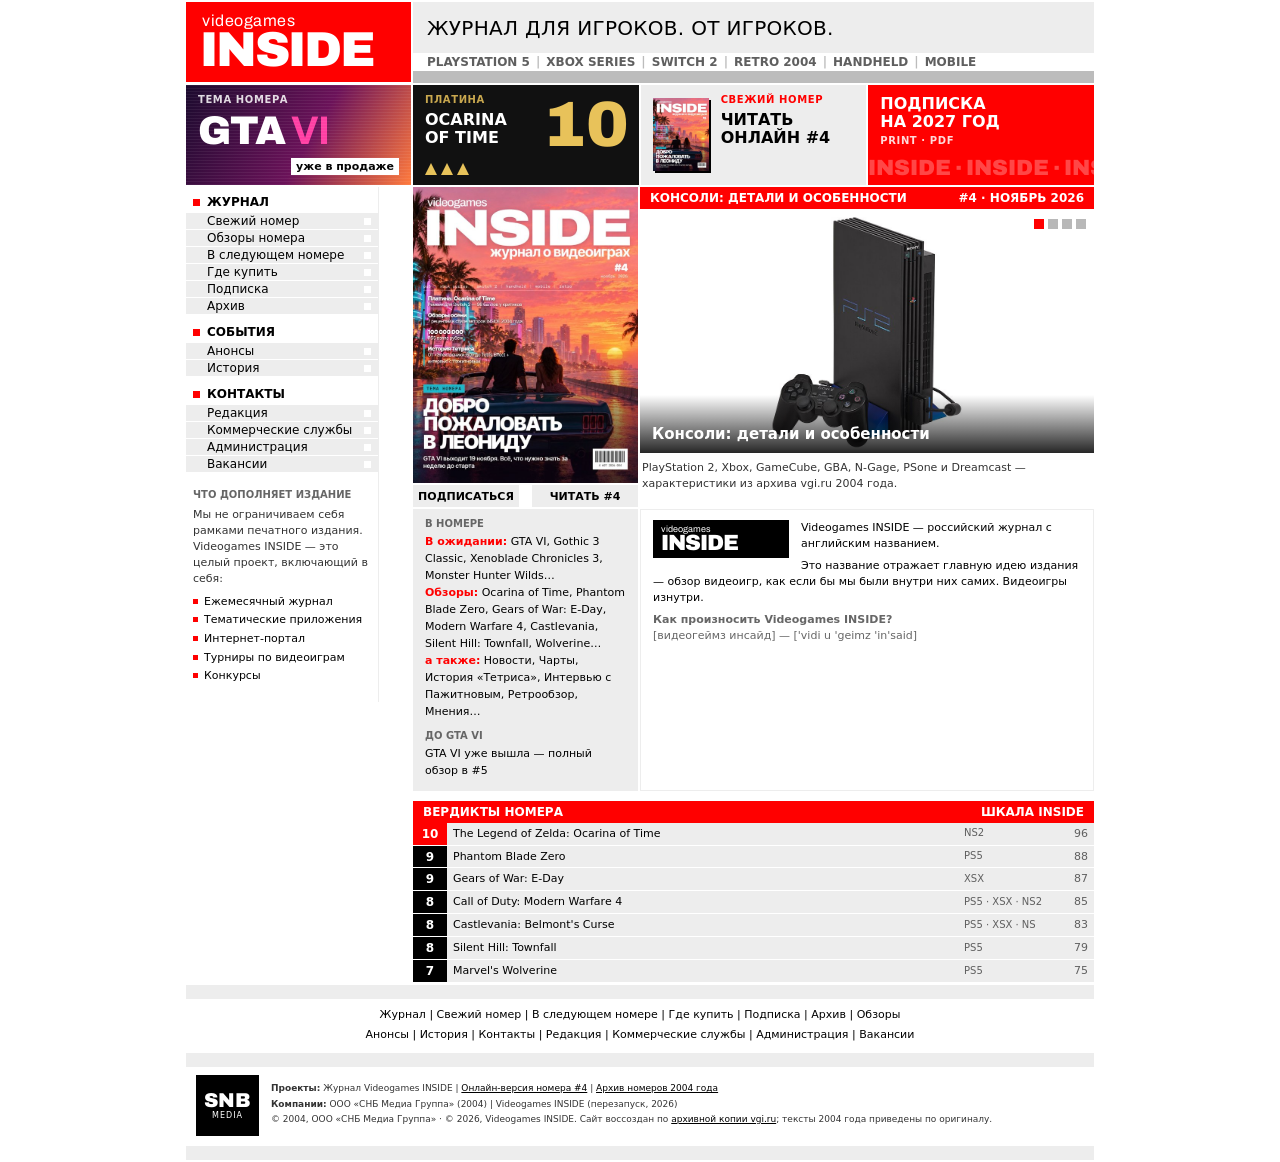
<file: index.html>
<!DOCTYPE html>
<html lang="ru">
<head>
<meta charset="utf-8">
<meta name="viewport" content="width=device-width, initial-scale=1">
<title>Videogames INSIDE — журнал для игроков. От игроков.</title>
<meta name="description" content="vgi.ru — сайт журнала Videogames INSIDE. Свежий номер #4, ноябрь 2026: GTA VI, Ocarina of Time, обзоры осени, история Тетриса.">
<link rel="preconnect" href="https://fonts.googleapis.com">
<link rel="preconnect" href="https://fonts.gstatic.com" crossorigin>
<link href="https://fonts.googleapis.com/css2?family=Archivo:wght@400;900&display=swap" rel="stylesheet">
<link rel="stylesheet" href="css/inside.css">
<link rel="icon" href="data:image/svg+xml,%3Csvg xmlns='http://www.w3.org/2000/svg' viewBox='0 0 32 32'%3E%3Crect width='32' height='32' fill='%23f00'/%3E%3Ctext x='16' y='24' font-family='Arial Black,Arial' font-weight='900' font-size='22' fill='%23fff' text-anchor='middle'%3EI%3C/text%3E%3C/svg%3E">
</head>
<body>
<div class="site" id="top">

  <!-- Шапка -->
  <header class="hdr">
    <a class="logo" href="#/" aria-label="Videogames INSIDE — на главную">
      <span class="logo-vg">videogames</span>
      <span class="logo-in">INSIDE</span>
    </a>
    <div class="hdr-r">
      <div class="hdr-title"><span class="header">Журнал для игроков. От игроков.</span>
        <button class="menu-btn" id="menuBtn" aria-expanded="false" aria-controls="leftmenu">Меню</button>
      </div>
      <nav class="platforms" aria-label="Платформы">
        <a href="#/platform/ps5">playstation 5</a><i>|</i>
        <a href="#/platform/xbox">xbox series</a><i>|</i>
        <a href="#/platform/switch2">switch 2</a><i>|</i>
        <a href="#/retro">retro 2004</a><i>|</i>
        <a href="#/retro/gba">handheld</a><i>|</i>
        <a href="#/retro/n-gage">mobile</a>
      </nav>
      <div class="hdr-strip"></div>
    </div>
  </header>

  <!-- Баннеры -->
  <div class="banners" aria-label="Анонсы">
    <a class="bn bn-gta" href="#/gta">
      <span class="bn-k">Тема номера</span>
      <span class="bn-t">GTA <b>VI</b></span>
      <span class="bn-d" id="gtaCount">19.11.2026</span>
      <span class="bn-scan"></span>
    </a>
    <a class="bn bn-plat" href="#/review/ocarina">
      <span class="bn-score">10</span>
      <span class="bn-k">Платина</span>
      <span class="bn-t2">Ocarina<br>of Time</span>
      <span class="bn-stars"><i></i><i></i><i></i></span>
    </a>
    <a class="bn bn-read" href="issue4/">
      <img src="img/vgi4.jpg" alt="" width="56" height="73">
      <span class="bn-k">Свежий номер</span>
      <span class="bn-t2">Читать<br>онлайн #4</span>
      <span class="bn-line"></span>
    </a>
    <a class="bn bn-sub" href="#/subscribe">
      <span class="bn-mq"><span>INSIDE · INSIDE · INSIDE · INSIDE · INSIDE · INSIDE · </span></span>
      <span class="bn-t2">Подписка<br>на 2027 год</span>
      <span class="bn-k">print · pdf</span>
    </a>
  </div>

  <div class="body">
    <!-- Левое меню -->
    <aside class="left" id="leftmenu">
      <nav class="menu" aria-label="Разделы сайта">
        <a class="menu1" href="#/magazine"><i></i>Журнал</a>
        <a class="menu2" href="#/last">Свежий номер<i></i></a>
        <a class="menu2" href="#/reviews">Обзоры номера<i></i></a>
        <a class="menu2" href="#/next">В следующем номере<i></i></a>
        <a class="menu2" href="#/buy">Где купить<i></i></a>
        <a class="menu2" href="#/subscribe">Подписка<i></i></a>
        <a class="menu2" href="#/archives">Архив<i></i></a>
        <a class="menu1" href="#/announce"><i></i>События</a>
        <a class="menu2" href="#/announce">Анонсы<i></i></a>
        <a class="menu2" href="#/history">История<i></i></a>
        <a class="menu1" href="#/contacts"><i></i>Контакты</a>
        <a class="menu2" href="#/editors">Редакция<i></i></a>
        <a class="menu2" href="#/com">Коммерческие службы<i></i></a>
        <a class="menu2" href="#/adm">Администрация<i></i></a>
        <a class="menu2" href="#/vacancies">Вакансии<i></i></a>
      </nav>
      <div class="rota">
        <div class="rota-h">Что дополняет издание</div>
        <p>Мы не ограничиваем себя рамками печатного издания. Videogames INSIDE — это целый проект, включающий в себя:</p>
        <ul>
          <li>Ежемесячный журнал</li>
          <li>Тематические приложения</li>
          <li>Интернет-портал</li>
          <li>Турниры по видеоиграм</li>
          <li>Конкурсы</li>
        </ul>
      </div>
    </aside>

    <!-- Центр -->
    <main class="center" id="main" tabindex="-1"></main>
  </div>

  <!-- Футер -->
  <footer class="ftr">
    <div class="ftr-bar"></div>
    <nav class="ftr-menu" aria-label="Карта сайта">
      <div><a href="#/magazine">Журнал</a> | <a href="#/last">Свежий номер</a> | <a href="#/next">В следующем номере</a> | <a href="#/buy">Где купить</a> | <a href="#/subscribe">Подписка</a> | <a href="#/archives">Архив</a> | <a href="#/reviews">Обзоры</a></div>
      <div><a href="#/announce">Анонсы</a> | <a href="#/history">История</a> | <a href="#/contacts">Контакты</a> | <a href="#/editors">Редакция</a> | <a href="#/com">Коммерческие службы</a> | <a href="#/adm">Администрация</a> | <a href="#/vacancies">Вакансии</a></div>
    </nav>
    <div class="ftr-bar"></div>
    <div class="ftr-snb">
      <div class="snb" aria-hidden="true">SNB<small>media</small></div>
      <div class="ftr-txt">
        <p><b>Проекты:</b> Журнал Videogames INSIDE | <a href="issue4/">Онлайн-версия номера #4</a> | <a href="https://archive.org/details/videogames_inside_magazine_1" target="_blank" rel="noopener">Архив номеров 2004 года</a></p>
        <p><b>Компании:</b> ООО «СНБ Медиа Группа» (2004) | Videogames INSIDE (перезапуск, 2026)</p>
        <p>© 2004, ООО «СНБ Медиа Группа» · © 2026, Videogames INSIDE. Сайт воссоздан по <a href="https://web.archive.org/web/2004/http://www.vgi.ru/" target="_blank" rel="noopener">архивной копии vgi.ru</a>; тексты 2004 года приведены по оригиналу.</p>
      </div>
    </div>
    <div class="ftr-bar"></div>
  </footer>
</div>

<div class="toast" id="toast" role="status" aria-live="polite"></div>
<script src="js/data.js"></script>
<script src="js/app.js"></script>
</body>
</html>
</file>
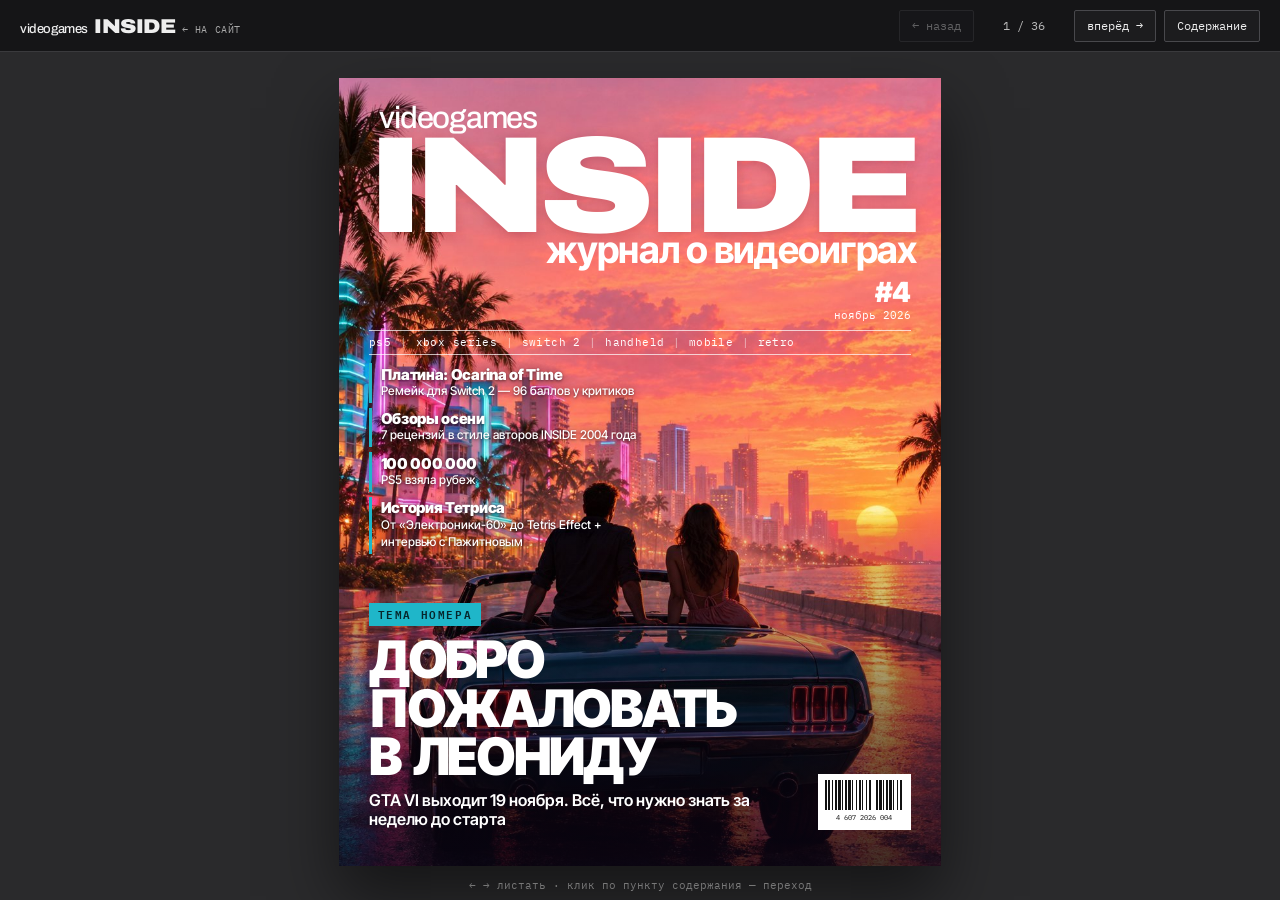
<file: issue4/index.html>
<!doctype html>
<html lang="ru">
<head>
<meta charset="utf-8">
<meta name="viewport" content="width=device-width, initial-scale=1">
<title>Videogames INSIDE #4 — прототип журнала</title>
<link rel="preconnect" href="https://fonts.googleapis.com">
<link rel="preconnect" href="https://fonts.gstatic.com" crossorigin>
<link href="https://fonts.googleapis.com/css2?family=Archivo:wdth,wght@100..125,500..900&family=IBM+Plex+Mono:wght@400;600&family=Inter+Tight:wght@500;600;700;800;900&family=Caveat:wght@600&family=Source+Serif+4:opsz,wght@8..60,400;8..60,600&display=swap" rel="stylesheet">
<link rel="stylesheet" href="style.css">
</head>
<body>

<header class="bar">
  <a class="brand" href="../#/last" title="На сайт vgi.ru" style="color:inherit;text-decoration:none"><span style="font-weight:500;font-stretch:100%;font-size:13px">videogames</span>INSIDE <small>← на сайт</small></a>
  <div class="ctrl">
    <button class="nav-btn" id="prev" aria-label="Предыдущий разворот">← назад</button>
    <span class="counter" id="counter">1 / 36</span>
    <button class="nav-btn" id="next" aria-label="Следующий разворот">вперёд →</button>
    <button id="toc-btn" data-go="3">Содержание</button>
  </div>
</header>

<main class="stage" id="stage">

<!-- ============ 1. COVER ============ -->
<section class="spread single" data-pages="1">
  <article class="page cover" id="p1">
    <img class="bg" src="img/cover.jpg" alt="Неоновый субтропический город на закате, пара у кабриолета">
    <div class="shade"></div>
    <div class="mast">
      <div class="vg"><span id="vg-w">videogames</span></div>
      <div class="in"><span id="in-in">IN</span>SIDE</div>
      <div class="sub">
        <div class="j">журнал о видеоиграх</div>
        <div class="no"><b>#4</b>ноябрь 2026</div>
      </div>
      <div class="plat"><span>ps5</span><span>xbox series</span><span>switch 2</span><span>handheld</span><span>mobile</span><span>retro</span></div>
    </div>
    <div class="cover-lines">
      <div><b>Платина: Ocarina of Time</b><span>Ремейк для Switch 2 — 96 баллов у критиков</span></div>
      <div><b>Обзоры осени</b><span>7 рецензий в стиле авторов INSIDE 2004 года</span></div>
      <div><b>100 000 000</b><span>PS5 взяла рубеж</span></div>
      <div><b>История Тетриса</b><span>От «Электроники-60» до Tetris Effect + интервью с Пажитновым</span></div>
    </div>
    <div class="cover-story">
      <span class="k">тема номера</span>
      <h1>Добро<br>пожаловать<br>в Леониду</h1>
      <p>GTA VI выходит 19 ноября. Всё, что нужно знать за неделю до старта</p>
    </div>
    <div class="barcode"><i></i>4 607 2026 004</div>
  </article>
</section>

<!-- ============ 2–3. EDITORIAL + CONTENTS ============ -->
<section class="spread" data-pages="2-3">
  <article class="page" id="p2">
    <div class="pg">
      <span class="tab">Слово редактора</span>
      <h2 style="margin-top:4cqw">Четвёртый<br>номер</h2>
      <p class="dek" style="margin:3cqw 0 3.4cqw">В январе 2005 года номер #4 был полностью написан и свёрстан — и отменён за две недели до печати. Мы решили его выпустить.</p>
      <div class="cols2">
        <p class="drop">Videogames INSIDE прожил на прилавках меньше четырёх месяцев: с сентября по декабрь 2004 года вышло три номера. Это было «первое издание об игровых консолях» в России — без ПК, с вёрсткой в духе британского EDGE, для тех, кто играет много, и для тех, кто почти не играет.</p>
        <p>Прототип, который вы держите, — попытка представить, каким журнал мог бы быть сегодня. Те же рубрики: «Новости», «Чарты», «В ожидании», «Платина», «Ретрообзор», «Мнения». Та же строка платформ на обложке, только вместо ps2, gamecube и n-gage — ps5, xbox series и switch 2.</p>
        <p>Осень 2026-го для такого номера подходит идеально. Через неделю выходит GTA VI — главная игра десятилетия, которую ждали 13 лет. Nintendo только что выпустила ремейк Ocarina of Time и поставила рекорд Metacritic. А PlayStation 5 перешагнула 100 миллионов проданных консолей.</p>
        <p>Мы по-прежнему пишем только о консолях и портативных системах. И по-прежнему считаем, что диалог с читателем для нас так же важен, как для вас — чтение Videogames INSIDE.</p>
      </div>
      <div style="margin-top:auto;display:flex;justify-content:space-between;align-items:flex-end;gap:3cqw">
        <div class="sign"><b>Daniel Depp</b><span class="mono">главный редактор Videogames INSIDE</span></div>
        <img src="img/retro.jpg" alt="Стопка игровых журналов середины 2000-х и геймпад" style="width:40cqw;aspect-ratio:4/3;object-fit:cover">
      </div>
    </div>
    <div class="folio"><span><b>02</b> videogames INSIDE #4</span><span>ноябрь 2026</span></div>
  </article>

  <article class="page" id="p3">
    <div class="pg">
      <span class="tab">Содержание</span>
      <nav class="toc" aria-label="Содержание номера">
        <a data-go="4"><span class="n">04</span><span><h4>Новости</h4><span class="d">PS5 — 100 млн, просадка Switch 2, предзагрузка GTA VI</span></span><span class="s">news</span></a>
        <a data-go="6"><span class="n">06</span><span><h4>Чарты</h4><span class="d">Лучшие консольные релизы осени по оценкам критиков</span></span><span class="s">charts</span></a>
        <a data-go="7"><span class="n">07</span><span><h4>В ожидании</h4><span class="d">Что выходит до конца 2026 года</span></span><span class="s">preview</span></a>
        <a data-go="8"><span class="n">08</span><span><h4>Тема номера: GTA VI</h4><span class="d">Леонида, Джейсон и Лусия, 212 ГБ и полночный старт</span></span><span class="s">feature</span></a>
        <a data-go="10"><span class="n">10</span><span><h4>Платина: Ocarina of Time</h4><span class="d">Андрей Хандожко о ремейке, который побил рекорды Metacritic</span></span><span class="s">platinum</span></a>
        <a data-go="12"><span class="n">12</span><span><h4>Обзоры</h4><span class="d">Phantom Blade Zero, Gears of War: E-Day, Modern Warfare 4, Castlevania, Silent Hill: Townfall, Wolverine — по две полосы на игру</span></span><span class="s">reviews</span></a>
        <a data-go="24"><span class="n">24</span><span><h4>Вердикты номера · Команда</h4><span class="d">Все оценки по шкале INSIDE 2004 и кто есть кто</span></span><span class="s">verdicts</span></a>
        <a data-go="26"><span class="n">26</span><span><h4>История: Тетрис</h4><span class="d">42 года падения — от «Электроники-60» до Mixed Realities</span></span><span class="s">history</span></a>
        <a data-go="32"><span class="n">32</span><span><h4>Интервью: Алексей Пажитнов</h4><span class="d">«Я играю в „Тетрис“ дольше всех на свете»</span></span><span class="s">interview</span></a>
        <a data-go="34"><span class="n">34</span><span><h4>Ретрообзор · Мнения</h4><span class="d">История VGI 2004 года и зачем сегодня консольный журнал</span></span><span class="s">retro</span></a>
        <a data-go="36"><span class="n">36</span><span><h4>Источники и выходные данные</h4><span class="d">Все цифры номера — со ссылками</span></span><span class="s">info</span></a>
      </nav>
      <div style="margin-top:auto" class="hair"></div>
      <p class="cap" style="margin-top:1.4cqw">ИНДЕКС ИГР В НОМЕРЕ: Grand Theft Auto VI · The Legend of Zelda: Ocarina of Time · Phantom Blade Zero · Gears of War: E-Day · Call of Duty: Modern Warfare 4 · Castlevania: Belmont's Curse · Silent Hill: Townfall · Marvel's Wolverine · Xenoblade Chronicles 3 · Monster Hunter Wilds · Attack on Titan 3</p>
    </div>
    <div class="folio"><span>ноябрь 2026</span><span>videogames INSIDE #4 <b>03</b></span></div>
  </article>
</section>

<!-- ============ 4–5. NEWS ============ -->
<section class="spread" data-pages="4-5">
  <article class="page" id="p4">
    <div class="pg">
      <span class="tab"><i>■</i> Новости</span>
      <div style="display:flex;gap:3cqw;align-items:flex-end;margin:3.4cqw 0 2.4cqw">
        <div class="big-num">100<small> млн</small></div>
        <div class="kicker" style="padding-bottom:1cqw">PlayStation 5<br>12 ноября 2026</div>
      </div>
      <h3>PS5 перешагнула сто миллионов</h3>
      <p style="margin-top:1.6cqw">Sony объявила, что продажи PlayStation 5 превысили 100 миллионов консолей — через шесть лет после запуска в ноябре 2020 года. Новость пришла за неделю до GTA VI: по данным <a href="https://turbo.gadgets360.com/en/games/ps5-100-million-units-sold-sony-playstation-gta-6-12315733">Gadgets 360</a>, ожидание игры подогрело продажи консоли, хотя общий тренд до этого шёл вниз.</p>
      <div class="psfig"><img class="sony" src="img/sony.svg" alt="Логотип Sony"><img class="ps5" src="img/ps5.png" alt="Консоль PlayStation 5 и контроллер DualSense"><div class="ps-n">100 млн<small>PlayStation 5 · 2020–2026</small></div></div>
      <p class="credit">Фото PS5: Soberian, <a href="https://commons.wikimedia.org/wiki/File:PlayStation_5_and_DualSense_with_transparent_background.png">Wikimedia Commons</a>, CC BY-SA 4.0 · логотип Sony: <a href="https://commons.wikimedia.org/wiki/File:Sony_logo.svg">Commons</a>, общественное достояние</p>
      <div class="news-item" style="margin-top:2cqw;border-top:.35cqw solid var(--ink);padding-top:1.6cqw">
        <h4>Switch 2: минус 41% за квартал</h4>
        <p>За июль–сентябрь Nintendo продала 2,67 млн Switch 2 — на 41% меньше, чем годом ранее. Компания подняла цены в США, Канаде и Японии на фоне дефицита и подорожания чипов памяти, но сохранила прогноз в 16,5 млн консолей до конца финансового года в марте 2027-го (<a href="https://www.cnbc.com/2026/11/05/nintendo-earnings-switch-2-sales.html">CNBC</a>).</p>
      </div>
    </div>
    <div class="folio"><span><b>04</b> новости</span><span>videogames INSIDE #4</span></div>
  </article>

  <article class="page" id="p5">
    <div class="pg">
      <div class="cols2" style="column-gap:3.4cqw">
        <div class="news-item">
          <span class="kicker">switch 2</span>
          <h4>Больше 26 миллионов</h4>
          <p>Несмотря на спад, общие продажи Switch 2 превысили 26 млн. Лидеры — Mario Kart World, Donkey Kong Bananza, Pokémon Legends: Z-A и Pokémon Pokopia (<a href="https://www.animenewsnetwork.com/news/2026-11-05/nintendo-switch-2-sells-over-26-million-units/.243567">Anime News Network</a>). Консоль по-прежнему опережает первую Switch и PS5 на том же отрезке (<a href="https://www.gamesradar.com/platforms/nintendo-switch-2/nintendo-says-switch-2-sales-have-dropped-37-percent-compared-to-last-year-but-its-still-outperforming-the-original-switch-and-ps5/">GamesRadar+</a>).</p>
        </div>
        <div class="news-item">
          <span class="kicker">gta vi</span>
          <h4>Предзагрузка открыта</h4>
          <p>С 10 ноября GTA VI можно заранее скачать на PS5 и Xbox Series X|S. Размер — до 212 ГБ в зависимости от консоли. Коробочные версии с кодом появляются в магазинах с 12 ноября (<a href="https://www.ign.com/articles/gta-6-preload-times-and-install-size-confirmed-rockstar-announces-physical-cover-art-poster-and-map-of-leonida">IGN</a>).</p>
        </div>
        <div class="news-item">
          <span class="kicker">xbox</span>
          <h4>Облако для Xbox One</h4>
          <p>Владельцы Xbox One смогут запустить GTA VI через облачный стриминг; саму игру при этом нужно купить отдельно (<a href="https://cpscount.com/news/">CPS Count</a>).</p>
        </div>
        <div class="news-item">
          <span class="kicker">nintendo</span>
          <h4>Двойной рекорд Metacritic</h4>
          <p>Ремейк Ocarina of Time получил 96 баллов — лучший результат года — и рекордную пользовательскую оценку 9,6 за всю историю сайта (<a href="https://mashable.com/article/zelda-ocarina-of-time-switch-2-metacritic-records">Mashable</a>).</p>
        </div>
        <div class="news-item">
          <span class="kicker">rockstar</span>
          <h4>Карта в подарок</h4>
          <p>В день релиза Rockstar выложит бесплатный постер с обложкой и картой Леониды для печати; двусторонняя бумажная версия будет стоить $0,99 в Rockstar Store (<a href="https://www.ign.com/articles/gta-6-preload-times-and-install-size-confirmed-rockstar-announces-physical-cover-art-poster-and-map-of-leonida">IGN</a>).</p>
        </div>
      </div>
      <div class="fact-box" style="margin-top:auto">
        <h4>Цифра месяца</h4>
        <div class="facts">
          <div><b>2,67 млн</b><span>Switch 2 за июль–сентябрь 2026</span></div>
          <div><b>16,5 млн</b><span>прогноз Nintendo до марта 2027</span></div>
        </div>
      </div>
    </div>
    <div class="folio"><span>ноябрь 2026</span><span>новости <b>05</b></span></div>
  </article>
</section>

<!-- ============ 6–7. CHARTS + WAITING ============ -->
<section class="spread" data-pages="6-7">
  <article class="page" id="p6">
    <div class="pg">
      <span class="tab"><i>■</i> Чарты</span>
      <h3 style="margin-top:3cqw">Осень-2026: консольный топ</h3>
      <p class="cap">Средний балл критиков по Metacritic, сентябрь–ноябрь 2026</p>
      <div class="chart" id="chart"></div>
      <div class="legend" style="margin-top:3cqw">
        <h4>Как пользоваться журналом</h4>
        <dl>
          <dt>1–10</dt><dd>Оценка автора по шкале INSIDE 2004 года (см. с. 24). Metascore — в строке спецификаций.</dd>
          <dt>ПЛАТИНА</dt><dd>Игры с оценкой 10 — «Без слов!!! Произведение искусства». Покупать, не раздумывая.</dd><dt>0 | 1 | 2</dt><dd>Рейтинг уровня насилия: нет, слабый, сильный.</dd>
          <dt>ps5 | xsx | ns2</dt><dd>Обозреваемые платформы: PlayStation 5, Xbox Series X|S, Nintendo Switch 2. ПК мы не рассматриваем.</dd>
        </dl>
      </div>
    </div>
    <div class="folio"><span><b>06</b> чарты</span><span>videogames INSIDE #4</span></div>
  </article>

  <article class="page" id="p7">
    <div class="pg">
      <span class="tab"><i>■</i> В ожидании</span>
      <h3 style="margin-top:3cqw">До конца года</h3>
      <p class="cap">Даты и платформы — по календарю <a href="https://www.gamesradar.com/video-game-release-dates/">GamesRadar+</a></p>
      <div class="wait" style="margin-top:1.6cqw">
        <div class="row"><div class="dt"><b>19</b>ноя</div><div><div class="t">Grand Theft Auto VI</div><div class="p">ps5 · xsx</div><div class="c">Главный релиз десятилетия. Подробности — в теме номера.</div></div></div>
        <div class="row"><div class="dt"><b>24</b>ноя</div><div><div class="t">Gothic 3 Classic</div><div class="p">ps5 · ns2 · xsx</div><div class="c">Классическая немецкая RPG выходит на современных консолях.</div></div></div>
        <div class="row"><div class="dt"><b>03</b>дек</div><div><div class="t">Xenoblade Chronicles 3 · Rayman Legends Retold · Thief Remastered</div><div class="p">ns2 · мультиплатформа</div><div class="c">Плотный день: JRPG для Switch 2, ремейк платформера и возвращение стелс-классики.</div></div></div>
        <div class="row"><div class="dt"><b>03</b>дек</div><div><div class="t">Dragon Quest Monsters: Withered World</div><div class="p">ns · ns2 · ps5 · xsx</div><div class="c">Новая часть спин-оффа о монстрах.</div></div></div>
        <div class="row"><div class="dt"><b>04</b>дек</div><div><div class="t">Monster Hunter Wilds</div><div class="p">ns2</div><div class="c">Охота Capcom переезжает на Switch 2.</div></div></div>
        <div class="row"><div class="dt"><b>10</b>дек</div><div><div class="t">Attack on Titan 3 · Professor Layton and the New World of Steam</div><div class="p">мультиплатформа · ns / ns2</div><div class="c">Аниме-экшен и долгожданный возврат профессора Лейтона.</div></div></div>
        <div class="row" style="border-bottom:0"><div class="dt"><b>11</b>дек</div><div><div class="t">Path of Exile 2 — версия 1.0</div><div class="p">ps5 · xsx</div><div class="c">Финальный релиз после раннего доступа.</div></div></div>
      </div>
    </div>
    <div class="folio"><span>ноябрь 2026</span><span>в ожидании <b>07</b></span></div>
  </article>
</section>

<!-- ============ 8–9. FEATURE GTA VI ============ -->
<section class="spread" data-pages="8-9">
  <article class="page feat-l" id="p8">
    <img class="bg" src="img/cover.jpg" alt="Неоновый город и пара у кабриолета">
    <div class="shade"></div>
    <div class="pg">
      <span class="kicker" style="color:var(--accent2)">Тема номера · ps5 · xbox series</span>
      <h2 style="margin-top:1.4cqw">Grand<br>Theft<br>Auto <em>VI</em></h2>
      <p class="dek">Тринадцать лет после GTA V, два переноса и один полночный старт по всему миру. Разбираем, что известно об игре за неделю до релиза.</p>
    </div>
    <div class="folio"><span><b>08</b> тема номера</span><span>videogames INSIDE #4</span></div>
  </article>

  <article class="page" id="p9">
    <div class="pg">
      <div class="cols2">
        <p class="drop">Rockstar назвала окончательную дату ещё в ноябре 2025 года: GTA VI выходит в четверг, 19 ноября 2026-го (<a href="https://www.rockstargames.com/newswire/article/ak3ak31a49a221/grand-theft-auto-vi-is-now-set-to-launch-november-19-2026">Rockstar Newswire</a>). Игра стартует только на PlayStation 5 и Xbox Series X|S; ПК-версия на старте не заявлена (<a href="https://www.pcworld.com/article/3276995/gta-6-pre-load-starts-next-week-heres-what-to-do-before-then.html">PCWorld</a>).</p>
        <p>Действие разворачивается в вымышленном штате Леонида. В центре истории — дуэт Джейсона и Лусии, впервые показанный в трейлере 2023 года.</p>
        <div class="pull">«Полночь по местному времени — для каждого часового пояса своя»</div>
        <p>Rockstar выбрала схему локального полуночного запуска: в Лондоне, Токио и Сеуле игра откроется ровно в 00:00 19 ноября, а в Лос-Анджелесе — ещё вечером 18-го, в 21:00 (<a href="https://www.ign.com/articles/gta-6-preload-times-and-install-size-confirmed-rockstar-announces-physical-cover-art-poster-and-map-of-leonida">IGN</a>).</p>
        <p>Готовиться стоит заранее: предзагрузка весит до 212 ГБ. На PS5 она открылась в полночь 10 ноября, на Xbox — в то же время по Гринвичу. Для базовой PS5 со стандартным SSD это заметная часть свободного места.</p>
        <p>Для нашего рынка вопрос всё тот же, что и двадцать лет назад: где покупать и сколько это будет стоить. Ответ на него — в следующем номере, вместе с полным обзором.</p>
      </div>
      <div class="legend" style="margin-top:auto;margin-bottom:0">
        <h4>Чек-лист до 19 ноября</h4>
        <dl>
          <dt>01</dt><dd>Освободить до 212 ГБ на SSD консоли</dd>
          <dt>02</dt><dd>Запустить предзагрузку — она уже открыта</dd>
          <dt>03</dt><dd>Проверить время старта: полночь по местному времени</dd>
          <dt>04</dt><dd>В день релиза скачать бесплатный постер с картой Леониды</dd>
        </dl>
      </div>
      <div class="fact-box" style="margin-top:2.4cqw">
        <h4>GTA VI в цифрах</h4>
        <div class="facts">
          <div><b>19.11</b><span>дата релиза, 2026</span></div>
          <div><b>212 ГБ</b><span>максимальный размер предзагрузки</span></div>
          <div><b>13 лет</b><span>после выхода GTA V</span></div>
          <div><b>2</b><span>платформы на старте: PS5 и Xbox Series</span></div>
        </div>
      </div>
    </div>
    <div class="folio"><span>ноябрь 2026</span><span>тема номера <b>09</b></span></div>
  </article>
</section>

<!-- ============ 10–11. PLATINUM: OCARINA (Хандожко) ============ -->
<section class="spread" data-pages="10-11">
  <article class="page" id="p10">
    <div class="platinum-ribbon">Платина</div>
    <div class="pg">
      <span class="tab"><i>■</i> Платина · обзор</span>
      <img class="img" src="img/hyrule.jpg" alt="Хайрульское поле на рассвете, мальчик в зелёной тунике с окариной" style="aspect-ratio:16/7.8;margin-top:2.4cqw">
      <h3 class="rv-title">The Legend of Zelda: Ocarina of Time</h3>
      <p class="dek rv-dek">У гениальной игры появился гениальный ремейк. Nintendo пересобрала классику 1998 года для Switch 2 — и не сломала ни одной шестерёнки.</p>
      <div class="by"><img class="av" src="img/av_handozhko.jpg" alt="Портрет автора из Videogames INSIDE #1: Андрей Хандожко"><div><p class="byline">Текст: <b>Андрей Хандожко*</b></p><span class="avc">портрет из VGI #1, 2004</span></div></div>
      <div class="specs"><span>платформа <b>ns2</b></span><span>разработчик <b>Nintendo EPD</b></span><span>издатель <b>Nintendo</b></span><span>релиз <b>05.11.2026</b></span><span>metascore <b>96</b></span></div>
      <div class="rv">
        <p class="drop">То, чего давно ждали, свершилось! Двадцать восемь лет нам обещали, что «вот эта игра» наконец-то переплюнет Ocarina of Time. Двадцать восемь лет обещания не сбывались: <strong>оригинал для Nintendo 64 до сих пор держит рекорд Metacritic — 99 баллов.</strong> И вот у него появился достойный соперник. Ремейк получил 96 от критиков и 9,6 от игроков — такой пользовательской оценки на сайте не было ещё ни у одной игры.</p>
        <h6>Линк научился прыгать</h6>
        <p>Сюжет никто не трогал: мальчик из леса Кокири по-прежнему становится Героем Времени, чтобы помешать Ганондорфу. <strong>Зато всё остальное сделано заново.</strong> Камера висит за плечом. Линк прыгает по отдельной кнопке и переходит на бег. Лук и рогатка получили свободное прицеливание — в том числе гироскопом. Маски и сапоги вешаются на крестовину, так что железные ботинки больше не требуют похода в меню. Помните, как это было? Мы тоже помним. С содроганием.</p>
        <p>Заблудились? Журнал заданий «Нити времени» подскажет, куда идти. А Нави больше не кричит «Hey! Listen!» на каждом шагу. Мы проверяли — честное слово.</p>
</div>
      <p class="note">* Стилизация под манеру автора Videogames INSIDE 2004 года. Текст написан для прототипа; реальный автор его не писал. </p>
    </div>
    <div class="folio"><span><b>10</b> платина</span><span>videogames INSIDE #4</span></div>
  </article>

  <article class="page" id="p11">
    <div class="pg">
      <span class="tab"><i>■</i> Платина · продолжение</span>
      <img class="img" src="img/ocarina.jpg" alt="Голубая окарина на траве, вдали замок" style="aspect-ratio:16/3.4;object-position:50% 60%;margin-top:2.4cqw">
      <div class="rv" style="margin-top:2.2cqw">
        <h6 style="margin-top:0">Хайрул ожил</h6>
        <p>Города меняются со временем, а переходы по Какарико, на ранчо Лон Лон и к озеру Хилия — <strong>без единой загрузки</strong>. Музыка подстраивается под происходящее. Персонажи заговорили: озвучены все, кроме самого Линка, — традиция есть традиция. Коллеги из VGC, правда, ворчат, что голоса звучат «уж очень по-калифорнийски». Музыку Кодзи Кондо исполняет живой ансамбль, а мелодии для окарины можно… напеть в микрофон Switch 2. Соседи будут в восторге.</p>
              <h6>Храм Воды прощён</h6>
        <p>Отдельная строка — тем, кто в 1998 году бросил джойстик именно здесь. <strong>Храм Воды стал куда терпимее</strong>: маленьких ключей заметно меньше. Храм Леса превратился в настоящий дом с привидениями, Храм Огня — в раскалённую башню с жутковатыми песнопениями, а Колодец под Какарико пугает так, что взрослым впору включить свет. Фантома Ганона, кстати, по-прежнему можно отбить пустой бутылкой. Классика!</p>
        <p>Новинок хватает. Деку-торговцы продают семена, а в «Зале павших врагов» можно заново сразиться с любым боссом — или со всеми подряд. Кошельки вмещают вдвое больше рупий, и это не щедрость, а суровая необходимость: Великие феи берут за улучшения до 500 рупий. Инфляция добралась и до Хайрула.</p>
        <div class="side"><h5>К сведению</h5>Рецензент IGN провёл в ремейке около 30 часов и поставил 9 из 10.</div>
        <h6>Мелочи, ради которых всё</h6>
        <p>Линк дышит. Когда он играет на окарине, видно, как двигаются пальцы. Бомбчу — заводные игрушки. Туника может загореться. Шестьдесят кадров в секунду держатся почти всегда — и в доке, и в портативном режиме. А для пуристов есть Pro Mode, который убирает с экрана весь интерфейс.</p>
        <h6>Ложка дёгтя</h6>
        <p>Без претензий не обойтись. <strong>Ремейк слишком лёгкий, а режима Hero Mode нет.</strong> Хайрульское поле кажется меньше, чем в детских воспоминаниях. Новые ролики местами сбивают темп, Набору выглядит, мягко говоря, странно, а квест с мечом Бигорона по-прежнему способен свести с ума.</p>
        <p>Но всё это — придирки. Перед нами игра, которая в 1998 году показала, какими должны быть трёхмерные приключения, а в 2026-м напомнила об этом снова.</p>
      </div>
      <div class="vrow">
        <div class="pm"><h5>Плюсы</h5><ul><li>Подземелья и путешествия во времени</li><li>Новое управление и камера</li><li>Живой Хайрул, ансамбль, 60 fps</li></ul></div>
        <div class="pm minus"><h5>Минусы</h5><ul><li>Слишком легко, нет Hero Mode</li><li>Ролики сбивают темп</li><li>Поле стало меньше</li></ul></div>
        <div class="vbox"><h5>Вердикт</h5><p>Одним словом, вечеринка удалась на славу. Играли в 1998-м — обязательно. Не играли — тем более. Осталось дождаться Majora's Mask. Шутка. Или нет?</p><div class="viol">насилие <i class="on"></i><i></i> 1 · слабый</div></div>
        <div class="score plat"><b>10</b><span>оценка автора</span><em>Без слов!!! Произведение искусства</em></div>
      </div>
      <p class="src">Факты: <a href="https://www.ign.com/articles/the-legend-of-zelda-ocarina-of-time-review-remake">IGN</a> · <a href="https://www.videogameschronicle.com/review/zelda-ocarina-of-time-remake-review/">VGC</a> · <a href="https://www.npr.org/2026/11/03/nx-s1-6026597/review-legend-of-zelda-ocarina-of-time-remake-switch-2">NPR</a> · <a href="https://www.metacritic.com/game/the-legend-of-zelda-ocarina-of-time-2026/">Metacritic</a> · * стилизация, см. с. 25</p>
    </div>
    <div class="folio"><span>ноябрь 2026</span><span>платина <b>11</b></span></div>
  </article>
</section>

<!-- ============ 12–13. PHANTOM BLADE ZERO (Ямазаки) ============ -->
<section class="spread" data-pages="12-13">
  <article class="page" id="p12">
    <div class="pg">
      <span class="tab"><i>■</i> Обзор</span>
      <img class="img" src="img/blade.jpg" alt="Мечник в чёрном в прыжке среди красных листьев во дворе храма" style="aspect-ratio:16/6.6;margin-top:2.4cqw">
      <h3 class="rv-title">Phantom Blade Zero</h3>
      <p class="dek rv-dek">Шестьдесят шесть дней, десятки клинков и ни минуты покоя. Китайская школа экшена сдаёт главный экзамен.</p>
      <div class="by"><img class="av" src="img/av_yamazaki.jpg" alt="Иллюстрация вместо портрета: Като Ямазаки"><div><p class="byline">Текст: <b>Като Ямазаки*</b></p><span class="avc">иллюстрация: фото в VGI #1–3 нет</span></div></div>
      <div class="specs"><span>платформа <b>ps5</b> (также PC)</span><span>разработчик <b>S-Game</b></span><span>релиз <b>29.10.2026</b></span><span>metascore <b>88</b></span></div>
      <div class="rv">
        <p class="drop">Давным-давно, в мире Улинь, жил-был убийца по имени Соул. Служил тайной организации «Орден». Был лучшим. Был подставлен: его обвинили в убийстве патриарха. Получил смертельные раны. Был спасён загадочным лекарем. Лекарство подействует шестьдесят шесть дней. Потом — всё.</p>
        <p><strong>Классическая уся. И это комплимент.</strong></p>
        <h6>Всё как у больших</h6>
        <p>У S-Game — большой экшен на Unreal Engine 5 для PS5 и PC, с улучшенной версией для PS5 Pro. Сделан так, будто студия занималась этим всю жизнь.</p>
        <p><strong>Бой — главное блюдо.</strong> Парирование, уклонение, шкала стойки. Десятки видов оружия, у каждого — свой набор приёмов. Сменил клинок — восстановил стойку. Боссы ломают её быстро, так что меняться приходится часто. Крюк-кошка и луки работают и в бою, и при исследовании. Амулеты, древо умений, уклонение в воздухе. Скучать некогда.</p>
        <p>Мир разбит на восемь карт, нарисованных от руки. Сундуки, секреты, побочные задания. Заблудиться можно. Нужно.</p>
        <h6>Умер — не страшно</h6>
        <p>Главная радость: <strong>пройденные фазы боссов сохраняются</strong>. Погиб на третьей — начинаешь с третьей. Кто страдал в «соулслайках», оценит. Рецензент IGN играл на высшей сложности и обычно побеждал крупных боссов со второй-третьей попытки.</p>
      </div>
      <p class="note">* Стилизация под манеру автора Videogames INSIDE 2004 года. Текст написан для прототипа; реальный автор его не писал. </p>
    </div>
    <div class="folio"><span><b>12</b> обзоры</span><span>videogames INSIDE #4</span></div>
  </article>

  <article class="page" id="p13">
    <div class="pg">
      <span class="tab"><i>■</i> Обзор · продолжение</span>
      <img class="img" src="img/wuxia.jpg" alt="Мечник в чёрном под дождём на каменном мосту" style="aspect-ratio:16/8.6;margin-top:2.4cqw">
      <div class="rv" style="margin-top:2.2cqw;column-fill:balance">
        <h6 style="margin-top:0">Донни Йен в золотой маске</h6>
        <p>Одну линию тренировок можно пропустить целиком. Не пропускайте. Там учит загадочный человек в золотой маске, которого играет Донни Йен. <strong>Пропустить Донни Йена — грех.</strong></p>
        <div class="side"><h5>Факт</h5>Основной сюжет — около 20 часов, со всеми побочными заданиями — около 41. Рецензенту IGN понадобилось 50 часов и примерно двести смертей.</div>
        <h6>Наглая ложь? Почти</h6>
        <p>Не всё так гладко. <strong>Сюжет перегружен терминами и именами</strong>, а действие прыгает между «сейчас», «год назад» и «три дня назад». Соул цепляется за геометрию и упирается в невидимые стены. Немалую часть смертей рецензенту IGN подарили ямы и застревания. Однажды наставник застрял в кустах — минус двадцать минут прогресса. Плюс проблемы с производительностью. Терпение — главная добродетель убийцы.</p>
        <blockquote class="pull">«Пропустить Донни Йена — грех»<cite>Като Ямазаки</cite></blockquote>
        <p>Критики разошлись: Eurogamer поставил 60, IGN — 9 из 10 и «Выбор редакции». Истина где-то посередине. Ближе к IGN.</p>
      </div>
      <div class="vrow">
        <div class="pm"><h5>Плюсы</h5><ul><li>Быстрый и глубокий бой</li><li>Десятки видов оружия</li><li>Фазы боссов не переигрываются</li></ul></div>
        <div class="pm minus"><h5>Минусы</h5><ul><li>Запутанный сюжет</li><li>Застревания, невидимые стены</li><li>Производительность</li></ul></div>
        <div class="vbox"><h5>Вердикт</h5><p>Лучший бой осени в красивой, но хрупкой обёртке. Совет: поставьте патчи до первого запуска и не жалейте времени на уроки Донни Йена.</p><div class="viol">насилие <i class="on"></i><i class="on"></i> 2 · сильный</div></div>
        <div class="score"><b>9</b><span>оценка автора</span><em>Отлично! Но всё ещё не шедевр.</em></div>
      </div>
      <p class="src">Факты: <a href="https://nordic.ign.com/phantom-blade-zero/114914/phantom-blade-zero-review">IGN</a> · <a href="https://www.metacritic.com/game/phantom-blade-zero/">Metacritic</a> · * стилизация, см. с. 25</p>
    </div>
    <div class="folio"><span>ноябрь 2026</span><span>обзоры <b>13</b></span></div>
  </article>
</section>

<!-- ============ 14–15. GEARS (Гаврилин) ============ -->
<section class="spread" data-pages="14-15">
  <article class="page" id="p14">
    <div class="pg">
      <span class="tab"><i>■</i> Обзор</span>
      <img class="img rv-img" style="aspect-ratio:21/6.4" src="img/war.jpg" alt="Солдаты в тяжёлой броне среди разрушенного города">
      <p class="credit">Кадр из игры: © Microsoft / The Coalition, <a href="https://store.steampowered.com/app/3010850/">Steam</a></p>
      <h3 class="rv-title">Gears of War: E-Day</h3>
      <p class="dek rv-dek">Мораль сей басни не нова: лучшее, что может сделать сериал, — вспомнить, с чего он начинался.</p>
      <div class="by"><img class="av" src="img/av_gavrilin.jpg" alt="Портрет автора из Videogames INSIDE #2: Олег Гаврилин"><div><p class="byline">Текст: <b>Олег Гаврилин*</b></p><span class="avc">портрет из VGI #2, 2004</span></div></div>
      <div class="specs"><span>платформа <b>xsx</b> (также PC)</span><span>разработчик <b>The Coalition</b></span><span>релиз <b>06.10.2026</b></span><span>metascore <b>87</b></span></div>
      <div class="rv"><p class="drop">Жил-был город. Люди ходили на работу, дети — в школу, солдаты возвращались с войны домой. Я однажды тоже вернулся домой после долгой командировки и обнаружил, что в холодильнике кто-то завёлся. Маркусу Фениксу и Доминику Сантьяго повезло меньше: у них из-под земли полезла Саранча.</p>
<h6>История идёт по кругу</h6>
<p>E-Day — приквел: действие происходит за 14 лет до первой Gears of War (2006), в День Прорыва. Почти столетняя война за ресурсы закончилась всего несколько недель назад. Люди празднуют и скорбят, а измотанная армия расслабилась. И тут <strong>во всех крупных городах Серы одновременно разверзается земля</strong>.</p>
<p>Маркус и Дом ещё не легенды, а просто два бойца, которые зашли в бар. Там же оказались новички — Джейкоб Рейес и Мэгс Картер. Мэгс прибилась к компании случайно, но через пару глав это уже боевые товарищи. Четвёрка выходит на связь с центральным форпостом и становится отрядом «Браво». Задачи у отряда простые и безнадёжные: держать позиции, прикрывать снабжение, вывозить мирных жителей.</p>
<h6>Хоррор вернулся</h6>
<p>Главное: серия вспомнила, что когда-то была хоррором. Саранча снова пугает, а каждая встреча с ней — угроза, а не рядовой тир. Быстро выясняется, что Саранча <strong>куда умнее, чем думали генералы</strong>. Хорошие парни здесь, как мы знаем из канона, не побеждают. Рецензент CNET называет историю мрачной, полной ужаса и отчаяния — но с крошечным проблеском надежды.</p>
<p>Игра показывает не только руины, но и само крушение цивилизации: на ваших глазах целые кварталы уходят под землю. Unreal Engine 5 на Xbox Series X выглядит как витрина движка, а производительность отличная. Отдельное спасибо — за пулемёт Саранчи.</p></div>
      <p class="note">* Стилизация под манеру автора Videogames INSIDE 2004 года. Текст написан для прототипа; реальный автор его не писал. </p>
    </div>
    <div class="folio"><span><b>14</b> обзоры</span><span>videogames INSIDE #4</span></div>
  </article>

  <article class="page" id="p15">
    <div class="pg">
      <span class="tab"><i>■</i> Обзор · продолжение</span>
      <p class="pull wide">Страх вернулся. Простор лучше бы оставили в прошлом.</p>
      <img class="img" src="img/war2.jpg" alt="Отряд COG в тяжёлой броне" style="aspect-ratio:16/4.6;object-position:50% 40%">
      <div class="rv" style="margin-top:2cqw"><h6 style="margin-top:0">Укрытие для ленивых</h6>
<p>Формулу «спрятался — высунулся — выстрелил» The Coalition не ломала, а смазала. Персонажи <strong>почти ложатся за низкими укрытиями</strong> — ящиками, ограждениями, бордюрами. Если укрытие разносят, герой сам пригибается ниже, за то, что от него осталось. Анимация плавная и не сбивает ритм. Появился подкат: им можно сократить дистанцию или проскочить под грузовиком. В горячке боя, признаюсь, получалось не всегда.</p>
<p>Лазать по-прежнему неуклюже. Стены ростом с Маркуса так и остаются непреодолимыми, сколько ни жми кнопку. А вот быстрые перебежки от укрытия к укрытию убрали совсем. <strong>Ветераны мультиплеера будут ворчать</strong>, новичкам станет проще. Дробовик Gnasher, слава богу, на месте.</p>
<h6>Зачем коридору простор?</h6>
<p>Теперь о противоречиях. Кампания разбита на пять актов, и часть из них — большие открытые зоны. Задания там выполняешь в любом порядке, а по буро-серым улицам приходится возвращаться за добычей. Коллекционных предметов — буквально сотни: одни рассказывают о мире, другие улучшают арсенал. Часть модификаций спрятана за побочными заданиями.</p>
<p>Зачем коридорному боевику открытые уровни? Именно на них игра теряет темп: декорации повторяются, задания тянутся, а лишняя добыча (её ругает и Gamekult) только отвлекает. Четырнадцатичасовой кампании это не на пользу. <strong>Лучшие эпизоды — линейные</strong>: лесная поляна после крушения вертолёта и извилистые тоннели Саранчи.</p>
<div class="side"><h5>К сведению</h5>Кампанию можно пройти вчетвером в кооперативе. После титров ждут расширенный режим Horde Siege и Versus.</div>
<h6>Мораль сей басни</h6>
<p>Не всякая новинка — прогресс. Gears сильна, когда держит за горло, и слабеет, когда отпускает погулять. В E-Day держит чаще, чем отпускает. А это уже немало.</p></div>
      <div class="vrow"><div class="pm"><h5>Плюсы</h5><ul><li>Возвращение к хоррору</li><li>Графика и производительность</li><li>Новые укрытия, кооп на четверых</li></ul></div><div class="pm minus"><h5>Минусы</h5><ul><li>Открытые уровни</li><li>Затянутый темп</li><li>Неуклюжее лазанье</li></ul></div><div class="vbox"><h5>Вердикт</h5><p>Лучший эксклюзив Xbox этой осени. Страх вернулся, а простор лучше бы оставили в прошлом. Холодильник я, кстати, так и не открыл.</p><div class="viol">насилие <i class="on"></i><i class="on"></i> 2 · сильный</div></div><div class="score"><b>9</b><span>оценка автора</span><em>Отлично! Но всё ещё не шедевр.</em></div></div>
      <p class="src">Факты: <a href="https://www.metacritic.com/game/gears-of-war-e-day/">Metacritic</a> · <a href="https://www.cnet.com/tech/gaming/gears-of-war-e-day-review/">CNET</a> · * стилизация, см. с. 25</p>
    </div>
    <div class="folio"><span>ноябрь 2026</span><span>обзоры <b>15</b></span></div>
  </article>
</section>
<!-- ============ 16–17. COD (Миронов) ============ -->
<section class="spread" data-pages="16-17">
  <article class="page" id="p16">
    <div class="pg">
      <span class="tab"><i>■</i> Обзор</span>
      <img class="img rv-img" style="aspect-ratio:21/6.4" src="img/cod.jpg" alt="Солдат с автоматом у горящего дома">
      <p class="credit">Кадр из игры: © Activision / Infinity Ward, <a href="https://store.steampowered.com/app/4435490/">Steam</a></p>
      <h3 class="rv-title">Call of Duty: Modern Warfare 4</h3>
      <p class="dek rv-dek">Настоящий солдат не уходит в отставку. Даже когда давно перестал проводить черту там, где её проводят остальные.</p>
      <div class="by"><img class="av" src="img/av_mironov.jpg" alt="Портрет автора из Videogames INSIDE #1: Андрей Миронов"><div><p class="byline">Текст: <b>Андрей Миронов*</b></p><span class="avc">портрет из VGI #1, 2004</span></div></div>
      <div class="specs"><span>платформа <b>ps5 · xsx · ns2</b></span><span>разработчик <b>Infinity Ward</b></span><span>релиз <b>23.10.2026</b></span><span>metascore <b>85</b></span></div>
      <div class="rv"><p class="drop">Капитан Прайс потерял Соупа, связался с картелем Валерии Гарсы и окончательно разучился играть по правилам. После катастрофического финала Modern Warfare 3 он скрывается и работает в одиночку, а бывшие работодатели идут по его следу. Таким — злым, безрассудным, опасным — мы его ещё не видели.</p>
<h6>Две войны</h6>
<p>Кампания (16 миссий, семь-восемь часов) идёт двумя линиями, которые сходятся к финалу. Первая — Корея: Север вторгается на Юг, и мы видим войну глазами южнокорейского призывника Пак Хён Джуна (его играет Янг Мазино), его друга Джэ и северокорейского офицера Ко Джин Хёка. <strong>Пак — эмоциональный стержень всей истории</strong>, а его смешанный отряд из корейцев и американцев умеет быть и серьёзным, и смешным. Игра честно пытается показать, что не все по ту сторону фронта одинаково злы.</p>
<p>Вторая линия — Прайс, за пять дней до вторжения. Это почти фильм о Джеймсе Бонде: паркур, погони на машинах, тихие проникновения. Прайс одержим Макаровым и тем, кто стоит за ним. Макаров, правда, так и не дотягивает до себя образца MW2.</p>
<h6>Мадс против всех</h6>
<p>Его место главного злодея занимает российский министр обороны Арчер — Мадс Миккельсен. Миккельсен, как всегда, убедителен и неприятен. Другой вопрос: почему ему дали так мало экранного времени? Временами Арчер скатывается в карикатуру — <strong>злодей, размахивающий ядерной бомбой</strong>, — и это обидно для актёра такого калибра.</p>
<p>Зато сага, растянувшаяся на семь лет, получила внятную точку. Лишних героев двух прошлых частей сценаристы без сантиментов списывают со счетов.</p></div>
      <p class="note">* Стилизация под манеру автора Videogames INSIDE 2004 года. Текст написан для прототипа; реальный автор его не писал. </p>
    </div>
    <div class="folio"><span><b>16</b> обзоры</span><span>videogames INSIDE #4</span></div>
  </article>

  <article class="page" id="p17">
    <div class="pg">
      <span class="tab"><i>■</i> Обзор · продолжение</span>
      <p class="pull wide">Миссии уровня All Ghillied Up здесь нет. Но «Stranded» подбирается к ней ближе всех.</p>
      <img class="img" src="img/cod2.jpg" alt="Отряд у разрушенного здания в тумане" style="aspect-ratio:16/4.6;object-position:50% 60%">
      <div class="rv" style="margin-top:2cqw"><h6 style="margin-top:0">От Нью-Йорка до Сеула</h6>
<p>Масштаб — сильная сторона кампании. В ночном клубе Нью-Йорка Прайс пробивается через охрану в стиле Джона Уика. На улицах Сеула мы отбиваемся от десанта под миномётным огнём. Корейский штурм начинается с высадки на пляж — <strong>свой «день Д», где звук Infinity Ward работает на полную</strong>. При побеге с аэродрома можно на лету переключаться между персонажами. Вертолётные рейды, ночное видение и танки тоже вернулись.</p>
<h6>Stranded</h6>
<p>Лучшая миссия — «Stranded». Нас забрасывают в тыл врага, в открытую заснеженную Северную Корею. Совершаем рейды на аванпосты, собираем ресурсы, возвращаемся в убежище в подвале и мастерим снаряжение. Три главные цели — в любом порядке. Можно пробежать сюжет за полчаса, а можно пару часов искать секреты: необычное оружие, кодовые замки, головоломки. Рецензенту IGN особенно понравилось бродить с тепловизором. По сути, это <strong>обучение режиму DMZ, вшитое прямо в сюжет</strong>, — и вшитое аккуратно.</p>
<p>Другой вопрос — рукопашная. Контратаки неточные, удары от первого лица дезориентируют, а драки стоят в ключевых сценах: переиграл трижды — и драма испарилась. Пара обязательных стелс-эпизодов тоже скорее раздражает.</p>
<h6>Kill Block и все-все-все</h6>
<p>Мультиплеер построен вокруг Kill Block — меняющегося тренировочного комплекса. Режимы — Collateral 5 на 5, Gunfight, Ground War 24 на 24. Omnimovement и тактический спринт убрали, а время на убийство выросло. <strong>Игра стала медленнее</strong>: ветераны оценят, любители носиться — вряд ли. Проблемы со спавнами никуда не делись. Версия для Switch 2 идёт плавно, хоть и выглядит скромнее.</p></div>
      <div class="vrow"><div class="pm"><h5>Плюсы</h5><ul><li>Прайс и Арчер-Миккельсен</li><li>Миссия «Stranded»</li><li>Ground War 24 на 24</li></ul></div><div class="pm minus"><h5>Минусы</h5><ul><li>Короткая кампания</li><li>Рукопашные драки</li><li>Спавны в мультиплеере</li></ul></div><div class="vbox"><h5>Вердикт</h5><p>Мощная кампания и осторожный мультиплеер. За 70 долларов — крепкий, честный боевик. Брать — без вопросов.</p><div class="viol">насилие <i class="on"></i><i class="on"></i> 2 · сильный</div></div><div class="score"><b>8</b><span>оценка автора</span><em>Оригинально! Рекомендуем</em></div></div>
      <p class="src">Факты: <a href="https://www.ign.com/articles/call-of-duty-modern-warfare-4-review">IGN</a> · <a href="https://www.digitaltrends.com/gaming/call-of-duty-modern-warfare-4-review/">Digital Trends</a> · <a href="https://www.metacritic.com/game/call-of-duty-modern-warfare-4/">Metacritic</a> · * стилизация, см. с. 25</p>
    </div>
    <div class="folio"><span>ноябрь 2026</span><span>обзоры <b>17</b></span></div>
  </article>
</section>
<!-- ============ 18–19. CASTLEVANIA (Архангельский) ============ -->
<section class="spread" data-pages="18-19">
  <article class="page" id="p18">
    <div class="pg">
      <span class="tab"><i>■</i> Обзор</span>
      <img class="img rv-img" src="img/gothic.jpg" alt="Роза Бельмонт на крышах горящего Парижа у Нотр-Дама">
      <p class="credit">Кадр из игры: © KONAMI / Evil Empire, Motion Twin, <a href="https://store.steampowered.com/app/4231820/">Steam</a></p>
      <h3 class="rv-title">Castlevania: Belmont's Curse</h3>
      <p class="dek rv-dek">Роза, кнут и карты Таро: авторы Dead Cells получили ключи от замка Дракулы.</p>
      <div class="by"><img class="av" src="img/av_arkhangelsky.jpg" alt="Портрет автора из Videogames INSIDE #3: Тимур Архангельский"><div><p class="byline">Текст: <b>Тимур Архангельский*</b></p><span class="avc">портрет из VGI #3, 2004</span></div></div>
      <div class="specs"><span>платформа <b>ps5 · xsx · ns</b></span><span>разработчик <b>Evil Empire, Motion Twin</b></span><span>релиз <b>15.10.2026</b></span><span>metascore <b>83</b></span></div>
      <div class="rv"><p class="drop">Представьте: авторы Dead Cells получают от Konami ключи от самой знаменитой готической серии. Переносят действие в Париж 1499 года и вручают кнут Vampire Killer девушке. Представили? «Это невозможно!» — скажете вы. А вот и нет.</p>
<h6>FAMILY RECIPE</h6>
<p>Роза Бельмонт — дочь Тревора и Сайфы. На дворе 23-й год после Castlevania III: Dracula's Curse — той самой игры для NES, по которой Netflix снял свой мультсериал. Мать умерла при родах, оставив дочери загадочную колоду Таро. Отец отправляет Розу в Париж одну — разобраться, что там творится. А творится известно что: <strong>Дракула вернулся, и его снова нужно убить</strong>. Семейное блюдо, проверенное поколениями.</p>
<h6>WHIP'EM UP!</h6>
<p>Неожиданность номер один: Роза начинает игру без кнута. Сначала — меч, меч со щитом, копьё, кулаки, двуручник, парные клинки. <strong>Вместе с кнутом — семь типов оружия, у каждого — четыре уровня силы</strong>; их прячут в сундуках или выдают за боссов. Лёгкий щит парирует удары в нужный момент.</p>
<p>Отдельная приправа — кулаки. Подтягиваешься к врагу, подбрасываешь апперкотом и добиваешь серией, где каждый удар чуть больнее предыдущего. Пальчики оближешь! А когда наконец получаешь фамильный Vampire Killer, понимаешь, ради чего всё затевалось: кнутом можно раскачиваться, притягиваться, бить на расстоянии — и он <strong>заметно сильнее всего остального арсенала</strong>.</p></div>
      <p class="note">* Стилизация под манеру автора Videogames INSIDE 2004 года. Текст написан для прототипа; реальный автор его не писал. </p>
    </div>
    <div class="folio"><span><b>18</b> обзоры</span><span>videogames INSIDE #4</span></div>
  </article>

  <article class="page" id="p19">
    <div class="pg">
      <span class="tab"><i>■</i> Обзор · продолжение</span>
      <p class="pull wide">Не сытный пирог, но конфетка. С парой подгоревших краёв.</p>
      <img class="img" src="img/gothic2.jpg" alt="Бой с многоголовым змеиным боссом" style="aspect-ratio:16/4.6;object-position:50% 50%">
      <div class="rv" style="margin-top:2cqw"><h6 style="margin-top:0">HOLD'EM CARDS</h6>
<p>Самая вкусная находка — карты Таро с душами побеждённых боссов: Падший, Жанна д'Арк, Медуза. Каждая карта даёт заклинание. Это и есть то самое «проклятие» из названия, и сюжет аккуратно подаёт его по ложечке.</p>
<p>Зоны устроены по заветам Super Metroid: получил новую способность — возвращайся туда, где был, и открывай новое. Двери лодочников служат быстрым перемещением. Здоровье лечат флаконы, которые наполняются у точек сохранения. Для тех, кто не любит умирать, есть помощь — вплоть до отключения смерти.</p>
<h6>WHERE'S MY DAGGER?</h6>
<p>Теперь о том, чего в меню нет. Классических подоружий — вращающихся Библий, святой воды, топоров — не завезли. <strong>Нет даже метательного кинжала</strong>, и для Castlevania это примерно как борщ без свёклы. Рецензент IGN тоже не простил.</p>
<div class="side"><h5>Факт</h5>Прохождение занимает 10–15 часов. Кнут Vampire Killer Роза получает не сразу — его ещё нужно заслужить.</div>
<h6>BURNT EDGES</h6>
<p>Без подгоревшей корочки не обошлось: технические огрехи, неповоротливое управление и загрузки по 15 секунд на PS5. Мелочь? Попробуйте пятнадцать раз подряд. Но <strong>основное блюдо удалось</strong>: бой сочный, Париж красив, а Роза — достойная наследница семейного кнута. 10–15 часов: не сытный пирог, но конфетка.</p></div>
      <div class="vrow"><div class="pm"><h5>Плюсы</h5><ul><li>Кнут и парирование</li><li>Карты Таро</li><li>Семь типов оружия</li></ul></div><div class="pm minus"><h5>Минусы</h5><ul><li>Нет подоружий и кинжала</li><li>Загрузки по 15 секунд</li><li>Тяжёлое управление</li></ul></div><div class="vbox"><h5>Вердикт</h5><p>Смелое и очень вкусное возвращение серии — с парой подгоревших краёв. Фанатам — сразу, остальным — после патча.</p><div class="viol">насилие <i class="on"></i><i></i> 1 · слабый</div></div><div class="score"><b>8</b><span>оценка автора</span><em>Оригинально! Рекомендуем</em></div></div>
      <p class="src">Факты: <a href="https://www.ign.com/articles/castlevania-belmonts-curse-review">IGN</a> · <a href="https://opencritic.com/game/20804/-">OpenCritic</a> · <a href="https://www.metacritic.com/game/castlevania-belmonts-curse/">Metacritic</a> · * стилизация, см. с. 25</p>
    </div>
    <div class="folio"><span>ноябрь 2026</span><span>обзоры <b>19</b></span></div>
  </article>
</section>
<!-- ============ 20–21. SILENT HILL (Леонов) ============ -->
<section class="spread" data-pages="20-21">
  <article class="page" id="p20">
    <div class="pg">
      <span class="tab"><i>■</i> Обзор</span>
      <img class="img rv-img" src="img/fog.jpg" alt="Человек на пустой улице в густом тумане">
      <h3 class="rv-title">Silent Hill: Townfall</h3>
      <p class="dek rv-dek">Без города Сайлент Хилл, но с туманом, рыбацкими сетями и старым телевизором.</p>
      <div class="by"><img class="av" src="img/av_leonov.jpg" alt="Иллюстрация вместо портрета: Владислав Леонов"><div><p class="byline">Текст: <b>Владислав Леонов*</b></p><span class="avc">иллюстрация: фото в VGI #1–3 нет</span></div></div>
      <div class="specs"><span>платформа <b>ps5</b> (также PC)</span><span>разработчик <b>Screen Burn</b></span><span>издатели <b>Konami, Annapurna</b></span><span>релиз <b>24.09.2026</b></span><span>metascore <b>79</b></span></div>
      <div class="rv"><p class="drop">Тогда, в 1996 году, человечество ещё не знало, что такое Silent Hill: до выхода первой части оставалось три года. Именно туда и отправляет нас Townfall — только не в Америку, а на шотландское побережье, в рыбацкий городок Сент-Амелия, списанный с деревушек Файфа.</p>
<h6>Немного истории</h6>
<p>В 1999-м Konami показала, что хоррор может пугать не монстрами, а тишиной и туманом. В 2001-м вторая часть сделала из этого литературу. В 2004-м The Room впервые попробовала вид от первого лица — робко, только в квартире героя. Потом были экспериментальная The Short Message (2024) и легендарный P.T., который так и не превратился в полноценную игру. Townfall — <strong>третья Silent Hill за три года</strong>, и серия, похоже, наконец-то снова живёт.</p>
<h6>Первое лицо</h6>
<p>Это первая полноценная часть с видом от первого лица. Саймона Орделла выбрасывает на берег; позже управление переходит к медсестре Зои Эллис, а за всем наблюдает загадочный Ричард. Со знаменитым городом история не связана. Но <strong>это всё равно Silent Hill</strong>: туман, монстры и встреча с собственными демонами. Почему улицы полны чудовищ, толком не объясняют. Ясно одно: выход — только через них.</p>
<p>Туман на улицах такой плотный, что, по словам рецензента Game Informer, его «можно попробовать на вкус». Интерьеры тесные и забиты деталями.</p></div>
      <p class="note">* Стилизация под манеру автора Videogames INSIDE 2004 года. Текст написан для прототипа; реальный автор его не писал. </p>
    </div>
    <div class="folio"><span><b>20</b> обзоры</span><span>videogames INSIDE #4</span></div>
  </article>

  <article class="page" id="p21">
    <div class="pg">
      <span class="tab"><i>■</i> Обзор · продолжение</span>
      <p class="pull wide">В 1999-м о монстрах предупреждало радио. В 2026-м — портативный телевизор.</p>
      <img class="img" src="img/fog.jpg" alt="Человек на пустой улице в густом тумане" style="aspect-ratio:16/4.6;object-position:50% 40%">
      <div class="rv" style="margin-top:2cqw"><h6 style="margin-top:0">От радио к телевизору</h6>
<p>В 1999-м о монстрах предупреждало шипение радио. Теперь его место занял портативный телевизор CRTV: настроился на частоту — и видишь врагов сквозь стены чёрными силуэтами на красном. Удачно встроено и подглядывание из укрытия: прижался к стене, затаил дыхание, смотришь в щель. <strong>Чувство уязвимости здесь постоянное.</strong> У Зои — пейджер. Сохраняться нужно, набрав 1-0-0 на телефоне.</p>
<h6>Стелс поневоле</h6>
<p>Патронов, возможно, меньше, чем в любой Silent Hill с огнестрелом. Оружие ближнего боя ломается быстро. Так что Townfall — по сути стелс-игра. И здесь начинаются проблемы: <strong>непонятно, что именно выдаёт героя</strong>. Иногда достаточно пригнуться и медленно идти за укрытием, иногда враг замечает без всякой причины. Приходится перезагружаться — и атмосфера тает.</p>
<p>Хуже всего — неуязвимый монстр, убивающий с одного касания. Сидишь в шкафу, следишь за ним по телевизору, а он и не думает уходить. В такие минуты не страшно — скучно. Бой неуклюж, а настоящая концовка открывается лишь на втором-третьем прохождении.</p>
<div class="side"><h5>К сведению</h5>Game Informer поставил игре 8,25 из 10. Музыку написал Pilotpriest — и она великолепна.</div>
<h6>Что дальше?</h6>
<p>Townfall честнее предшественниц: причины травм героев объяснены яснее, и вопросов «почему он так себя чувствует» почти не остаётся. Темы одиночества и вины звучат сильно. Konami, похоже, поняла, что отдавать серию смелым студиям — правильно. Куда этот путь приведёт Silent Hill — вопрос открытый.</p></div>
      <div class="vrow"><div class="pm"><h5>Плюсы</h5><ul><li>Атмосфера Сент-Амелии</li><li>Телевизор CRTV и подглядывание</li><li>Музыка Pilotpriest</li></ul></div><div class="pm minus"><h5>Минусы</h5><ul><li>Непредсказуемый стелс</li><li>Слабый бой</li><li>Неуязвимый монстр</li></ul></div><div class="vbox"><h5>Вердикт</h5><p>Смелый шаг серии в сторону от проторенной дороги. Куда она приведёт Silent Hill — вопрос открытый. Как и всё в тумане.</p><div class="viol">насилие <i class="on"></i><i class="on"></i> 2 · сильный</div></div><div class="score"><b>8</b><span>оценка автора</span><em>Оригинально! Рекомендуем</em></div></div>
      <p class="src">Факты: <a href="https://gameinformer.com/review/silent-hill-townfall/addressing-the-trauma">Game Informer</a> · <a href="https://mashable.com/entertainment/silent-hill-townfall-review-ps5">Mashable</a> · <a href="https://www.metacritic.com/game/silent-hill-townfall/">Metacritic</a> · * стилизация, см. с. 25</p>
    </div>
    <div class="folio"><span>ноябрь 2026</span><span>обзоры <b>21</b></span></div>
  </article>
</section>
<!-- ============ 22–23. WOLVERINE (Шорохов) ============ -->
<section class="spread" data-pages="22-23">
  <article class="page" id="p22">
    <div class="pg">
      <span class="tab"><i>■</i> Обзор</span>
      <img class="img rv-img" src="img/claws.jpg" alt="Силуэт с металлическими когтями на крыше ночного Токио">
      <h3 class="rv-title">Marvel's Wolverine</h3>
      <p class="dek rv-dek">Когти, виски и ярость. Insomniac выпустила Логана на свободу — правда, ненадолго.</p>
      <div class="by"><img class="av" src="img/av_shorokhov.jpg" alt="Портрет автора из Videogames INSIDE #3: Артём Шорохов"><div><p class="byline">Текст: <b>Артём Шорохов*</b></p><span class="avc">портрет из VGI #3, 2004</span></div></div>
      <div class="specs"><span>платформа <b>ps5</b></span><span>разработчик <b>Insomniac Games</b></span><span>релиз <b>15.09.2026</b></span><span>metascore <b>75</b></span></div>
      <div class="rv"><p class="drop">Хотите лаконичности? Легко. Росомаха. Когти. Кровь. Всё.</p>
<p>Ладно, чуть подробнее. Прошли десятилетия с тех пор, как Джеймс «Логан» Хоулетт встретил Натаниэля Эссекса и стал одним из лучших бойцов его отряда «Икс». Теперь Логан — опытный герой, и его отправляют разобраться с учёным Боливаром Траском: мутанты начали пропадать. По пути — Эссекс, Мистик, Джин Грей, Саблезубый, Омега Ред, юный Лич и ниндзя Руки. Не волнуйтесь, все на месте.</p>
<h6>Хотите драмы? Получайте</h6>
<p>Логана играет Лиам Макинтайр — и играет здорово. <strong>За грубой горой мышц прячется неожиданная глубина</strong>: прошлое давит, будущее мутантов тревожит, а сострадание то и дело проигрывает звериным инстинктам. Даже сутулая походка в людных местах говорит больше, чем иные монологи.</p>
<p>Лучшие сцены — разговор с Мистик в баре Мадрипура, встреча с Джин Грей в заснеженной хижине и вечная грызня с Виктором Кридом. Кризия Бахос в роли Джин несёт половину эмоционального веса истории. Остальным героям места почти не досталось: появились, помешали, сказали пару мудрых слов — и исчезли.</p>
<p>Сам сюжет — типичный супергеройский: пара предсказуемых поворотов, несколько по-настоящему весёлых моментов ближе к финалу. Главное происходит в роликах между миссиями, а не в самих миссиях.</p></div>
      <p class="note">* Стилизация под манеру автора Videogames INSIDE 2004 года. Текст написан для прототипа; реальный автор его не писал. </p>
    </div>
    <div class="folio"><span><b>22</b> обзоры</span><span>videogames INSIDE #4</span></div>
  </article>

  <article class="page" id="p23">
    <div class="pg">
      <span class="tab"><i>■</i> Обзор · продолжение</span>
      <p class="pull wide">Хотите крови? Получайте. Хотите боссов? А вот с этим сложнее.</p>
      <img class="img" src="img/claws.jpg" alt="Силуэт с металлическими когтями на крыше ночного Токио" style="aspect-ratio:16/4.6;object-position:50% 45%">
      <div class="rv" style="margin-top:2cqw"><h6 style="margin-top:0">Хотите крови? Получайте</h6>
<p>Бой отзывчивый: быстрые удары на «квадрат» и «треугольник», уклонения, парирования, спецприёмы. Тап по «треугольнику» — и Логан прыгает на ближайшего врага. Чем агрессивнее играете, тем быстрее копится ярость: она даёт критические удары и даже второй шанс. <strong>Аптечек нет и не нужно</strong> — фактор исцеления латает Логана прямо в драке. Расчленение и совместные добивания с Джин и Саблезубым прилагаются. А бежать прямо на турель, пули которой отскакивают от когтей, — отдельное удовольствие.</p>
<h6>Хотите собирать? Легко</h6>
<p>Очки умений (AP) спрятаны в бутылках виски и «кошмарных» испытаниях. Синяя дорожка запаха подскажет путь к тайникам. Костюмов и когтей — больше тридцати, от редких отсылок до очевидной классики. Хотите географии? Мадрипур, лунные крыши и неоновые улицы Токио и поместье Эссекса. Правда, <strong>открытого мира нет</strong>: несколько кварталов, не больше, — это скорее линейный боевик, чем Spider-Man.</p>
<h6>А где боссы?</h6>
<p>Тут и начинаются вопросы. Боссов мало, и они похожи друг на друга. Навыков — горстка, и все открываются рано. Бой, поначалу восхитительный, к концу 15-часовой кампании приедается. А в поместье Эссекса Логан сам собирает три детских рисунка и сам же отгадывает пароль — игроку остаётся только смотреть. IGN поставил 6 — «Нормально». Игроки на Metacritic — 6,6, ниже критиков.</p>
<div class="side"><h5>Факт</h5>Сюжет — около 15 часов. Рецензент IGN получил платиновый трофей за 20.</div></div>
      <div class="vrow"><div class="pm"><h5>Плюсы</h5><ul><li>Жестокий, сочный бой</li><li>Логан Лиама Макинтайра</li><li>Тридцать с лишним костюмов</li></ul></div><div class="pm minus"><h5>Минусы</h5><ul><li>Мало боссов</li><li>Однообразие к финалу</li><li>Мало навыков</li></ul></div><div class="vbox"><h5>Вердикт</h5><p>Хорошо, но не более. Фундамент крепкий — у сиквела все шансы. Только бы не обманули!</p><div class="viol">насилие <i class="on"></i><i class="on"></i> 2 · сильный</div></div><div class="score"><b>7</b><span>оценка автора</span><em>Хорошо, хотя есть несколько минусов</em></div></div>
      <p class="src">Факты: <a href="https://s.ign.com/articles/marvels-wolverine-review">IGN</a> · <a href="https://www.metacritic.com/game/marvels-wolverine/">Metacritic</a> · * стилизация, см. с. 25</p>
    </div>
    <div class="folio"><span>ноябрь 2026</span><span>обзоры <b>23</b></span></div>
  </article>
</section>
<!-- ============ 24–25. VERDICTS + TEAM ============ -->
<section class="spread" data-pages="24-25">
  <article class="page" id="p24">
    <div class="pg">
      <span class="tab"><i>■</i> Вердикты номера</span>
      <h3 style="margin-top:3cqw;font-size:4.6cqw">Семь игр — семь вердиктов</h3>
      <p class="dek" style="font-size:2.1cqw;margin-top:1.2cqw">Оценки авторов по шкале Videogames INSIDE 2004 года рядом со средним баллом критиков.</p>
      <table class="vt">
        <thead><tr><th>Игра</th><th>Автор</th><th>INSIDE</th><th>Meta</th></tr></thead>
        <tbody>
          <tr><td><b>Ocarina of Time</b><span>ns2 · с. 10</span></td><td>Андрей Хандожко</td><td class="s plat-s">10</td><td>96</td></tr>
          <tr><td><b>Phantom Blade Zero</b><span>ps5 · с. 12</span></td><td>Като Ямазаки</td><td class="s">9</td><td>88</td></tr>
          <tr><td><b>Gears of War: E-Day</b><span>xsx · с. 14</span></td><td>Олег Гаврилин</td><td class="s">9</td><td>87</td></tr>
          <tr><td><b>Modern Warfare 4</b><span>ps5 · xsx · ns2 · с. 16</span></td><td>Андрей Миронов</td><td class="s">8</td><td>85</td></tr>
          <tr><td><b>Castlevania: Belmont's Curse</b><span>ps5 · xsx · ns · с. 18</span></td><td>Тимур Архангельский</td><td class="s">8</td><td>83</td></tr>
          <tr><td><b>Silent Hill: Townfall</b><span>ps5 · с. 20</span></td><td>Владислав Леонов</td><td class="s">8</td><td>79</td></tr>
          <tr><td><b>Marvel's Wolverine</b><span>ps5 · с. 22</span></td><td>Артём Шорохов</td><td class="s">7</td><td>75</td></tr>
        </tbody>
      </table>
      <div class="legend scale">
        <h4>Система оценок INSIDE · с 2004 года</h4>
        <ol>
          <li><b>1</b>Опасно! Лучше не покупать ни под каким предлогом!!!</li>
          <li><b>2</b>Не стоит внимания</li>
          <li><b>3</b>Очень плохо, но что-то есть</li>
          <li><b>4</b>Плохо, возможно оценят только фанаты</li>
          <li><b>5</b>Середнячок, на любителя</li>
          <li><b>6</b>Неплохо, но продукт ещё сыроват</li>
          <li><b>7</b>Хорошо, хотя есть несколько минусов</li>
          <li><b>8</b>Оригинально! Рекомендуем</li>
          <li><b>9</b>Отлично! Но всё ещё не шедевр.</li>
          <li><b>10</b>Без слов!!! Произведение искусства</li>
        </ol>
        <p class="cap" style="margin-top:1.4cqw">Рейтинг уровня насилия: 0 — нет · 1 — слабый · 2 — сильный. Шкалы и формулировки — из <a href="https://archive.org/details/videogames_inside_magazine_1">Videogames INSIDE #1</a> (сентябрь 2004).</p>
      </div>
    </div>
    <div class="folio"><span><b>24</b> вердикты</span><span>videogames INSIDE #4</span></div>
  </article>

  <article class="page" id="p25">
    <div class="pg">
      <span class="tab"><i>■</i> Команда номера</span>
      <h3 style="margin-top:3cqw;font-size:4.6cqw">Пишет команда 2004 года</h3>
      <p class="dek" style="font-size:2.1cqw;margin-top:1.2cqw">Мы перечитали все три номера и попробовали представить, как авторы оригинального INSIDE написали бы о главных играх осени-2026.</p>
      <div class="team"><div class="tm"><img class="av2" src="img/av_handozhko.jpg" alt="Портрет из Videogames INSIDE #1: Андрей Хандожко"><span class="t"><b>Андрей Хандожко</b><span class="was">2004: Conker, Onimusha 3, Metroid Prime 2, Resident Evil 4, Halo 2</span><span class="how">Пафос, восклицания и фирменное «вечеринка удалась на славу»</span><span class="now">→ Ocarina of Time, с. 10</span></span></div><div class="tm"><img class="av2" src="img/av_yamazaki.jpg" alt="Иллюстрация вместо портрета: Като Ямазаки"><span class="t"><b>Като Ямазаки</b><span class="was">2004: Rayman 3, FIFA 2004 и Spider-Man 2 для N-Gage, Tenchu Kurenai</span><span class="how">Сказочный зачин «Давным-давно…», короткие фразы, практичный совет в конце</span><span class="now">→ Phantom Blade Zero, с. 12</span></span></div><div class="tm"><img class="av2" src="img/av_gavrilin.jpg" alt="Портрет из Videogames INSIDE #2: Олег Гаврилин"><span class="t"><b>Олег Гаврилин</b><span class="was">2004: SMT III: Nocturne, Full Spectrum Warrior, Sudeki</span><span class="how">Басня от первого лица, «мораль сей басни», разбор противоречий</span><span class="now">→ Gears of War: E-Day, с. 14</span></span></div><div class="tm"><img class="av2" src="img/av_mironov.jpg" alt="Портрет из Videogames INSIDE #1: Андрей Миронов"><span class="t"><b>Андрей Миронов</b><span class="was">2004: Riddick, Ninja Gaiden, Splinter Cell PT, NFS Underground 2</span><span class="how">Портрет героя-афоризм, сравнения с конкурентами, «Другой вопрос…»</span><span class="now">→ Modern Warfare 4, с. 16</span></span></div><div class="tm"><img class="av2" src="img/av_arkhangelsky.jpg" alt="Портрет из Videogames INSIDE #3: Тимур Архангельский"><span class="t"><b>Тимур Архангельский</b><span class="was">2004: Stolen, Oddworld: Stranger's Wrath, X-Men Legends</span><span class="how">«Представьте… Представили?», кулинарные метафоры, английские подзаголовки</span><span class="now">→ Castlevania, с. 18</span></span></div><div class="tm"><img class="av2" src="img/av_leonov.jpg" alt="Иллюстрация вместо портрета: Владислав Леонов"><span class="t"><b>Владислав Леонов</b><span class="was">2004: история серии Resident Evil</span><span class="how">Исторический зачин, сравнение частей, открытый вопрос о будущем серии</span><span class="now">→ Silent Hill: Townfall, с. 20 · Тетрис, с. 26</span></span></div><div class="tm"><img class="av2" src="img/av_shorokhov.jpg" alt="Портрет из Videogames INSIDE #3: Артём Шорохов"><span class="t"><b>Артём Шорохов</b><span class="was">2004: Mortal Kombat: Shaolin Monks</span><span class="how">«Хотите…? Легко.», «Получайте», «Только бы не обманули!»</span><span class="now">→ Marvel's Wolverine, с. 22</span></span></div></div>
      <div class="disc"><b>Важно.</b> Все рецензии и исторический очерк этого номера — стилизация. Их написали для прототипа по мотивам опубликованных текстов авторов; сами авторы их не писали и не согласовывали. Портреты Хандожко, Гаврилина, Миронова, Архангельского и Шорохова взяты из оригинальных номеров #1–3 (2004); фото Ямазаки и Леонова в архиве нет — вместо них иллюстрации в том же стиле. Факты об играх взяты из обзоров IGN, VGC, NPR, Game Informer, Mashable, Digital Trends, CNET и данных Metacritic — ссылки на с. 36. Источники стиля: <a href="https://archive.org/details/videogames_inside_magazine_1">#1</a>, <a href="https://archive.org/stream/videogames_inside_magazine_2/VGI-2_djvu.txt">#2</a>, <a href="https://archive.org/details/videogames_inside_magazine_3">#3</a>.</div>
    </div>
    <div class="folio"><span>ноябрь 2026</span><span>команда <b>25</b></span></div>
  </article>
</section>
<!-- ============ 26–31. TETRIS HISTORY ============ -->
<section class="spread" data-pages="26-27">
  <article class="page tet-open" id="p26">
    <img class="bg" src="img/tetris_open2.jpg" alt="Неоновые тетрамино падают над ночной Красной площадью">
    <div class="bg-fade"></div>
    <div class="pg">
      <span class="tab" style="align-self:flex-start;margin-bottom:auto"><i>■</i> История · Тетрис</span>
      <span class="tet-blocks"><svg viewBox="0 0 40 10" style="height:1.6cqw" aria-hidden="true"><g fill="#1fb6c9"><rect x="0.6" y="0.6" width="8.8" height="8.8"/><rect x="10.6" y="0.6" width="8.8" height="8.8"/><rect x="20.6" y="0.6" width="8.8" height="8.8"/><rect x="30.6" y="0.6" width="8.8" height="8.8"/></g></svg><svg viewBox="0 0 30 20" style="height:3.2cqw" aria-hidden="true"><g fill="#9b4fd6"><rect x="0.6" y="0.6" width="8.8" height="8.8"/><rect x="10.6" y="0.6" width="8.8" height="8.8"/><rect x="20.6" y="0.6" width="8.8" height="8.8"/><rect x="10.6" y="10.6" width="8.8" height="8.8"/></g></svg><svg viewBox="0 0 30 20" style="height:3.2cqw" aria-hidden="true"><g fill="#3cb44b"><rect x="10.6" y="0.6" width="8.8" height="8.8"/><rect x="20.6" y="0.6" width="8.8" height="8.8"/><rect x="0.6" y="10.6" width="8.8" height="8.8"/><rect x="10.6" y="10.6" width="8.8" height="8.8"/></g></svg><svg viewBox="0 0 30 20" style="height:3.2cqw" aria-hidden="true"><g fill="#e5372b"><rect x="0.6" y="0.6" width="8.8" height="8.8"/><rect x="10.6" y="0.6" width="8.8" height="8.8"/><rect x="10.6" y="10.6" width="8.8" height="8.8"/><rect x="20.6" y="10.6" width="8.8" height="8.8"/></g></svg><svg viewBox="0 0 30 20" style="height:3.2cqw" aria-hidden="true"><g fill="#f28a1f"><rect x="0.6" y="0.6" width="8.8" height="8.8"/><rect x="0.6" y="10.6" width="8.8" height="8.8"/><rect x="10.6" y="10.6" width="8.8" height="8.8"/><rect x="20.6" y="10.6" width="8.8" height="8.8"/></g></svg><svg viewBox="0 0 30 20" style="height:3.2cqw" aria-hidden="true"><g fill="#2d5bd6"><rect x="20.6" y="0.6" width="8.8" height="8.8"/><rect x="0.6" y="10.6" width="8.8" height="8.8"/><rect x="10.6" y="10.6" width="8.8" height="8.8"/><rect x="20.6" y="10.6" width="8.8" height="8.8"/></g></svg><svg viewBox="0 0 20 20" style="height:3.2cqw" aria-hidden="true"><g fill="#f2c230"><rect x="0.6" y="0.6" width="8.8" height="8.8"/><rect x="10.6" y="0.6" width="8.8" height="8.8"/><rect x="0.6" y="10.6" width="8.8" height="8.8"/><rect x="10.6" y="10.6" width="8.8" height="8.8"/></g></svg></span>
      <h2 style="margin-top:2cqw">Тетрис:<br><em>42 года</em><br>падения</h2>
      <p class="dek">От «Электроники-60» в Вычислительном центре Академии наук до смешанной реальности Meta Quest: как головоломка из четырёх квадратиков стала самой портируемой игрой в истории — и почему её создатель годами не получал за неё ни копейки.</p>
      <div class="by"><img class="av" src="img/av_leonov.jpg" alt="Иллюстрация вместо портрета: Владислав Леонов"><div><p class="byline">Текст: <b>Владислав Леонов*</b></p><span class="avc">иллюстрация: фото в VGI #1–3 нет · * стилизация под манеру автора VGI 2004</span></div></div>
      <div class="era" style="border-color:#fff;margin-top:2.4cqw;gap:4cqw;justify-content:space-between">
        <div><b style="color:#ffd23f">520 млн+</b><span class="credit" style="color:#aab;display:block">продано единиц Tetris, по данным The Tetris Company</span></div>
        <div><b style="color:#1fb6c9">70+</b><span class="credit" style="color:#aab;display:block">платформ — рекорд Гиннесса</span></div>
        <div><b style="color:#f2542d">35 млн</b><span class="credit" style="color:#aab;display:block">копий версии для Game Boy</span></div>
      </div>
      <p class="credit" style="color:#778;margin-top:1cqw">Иллюстрация: ИИ, для прототипа. Цифры: <a href="https://en.wikipedia.org/wiki/Tetris">Wikipedia — Tetris</a>.</p>
    </div>
    <div class="folio"><span><b>26</b> история</span><span>videogames INSIDE #4</span></div>
  </article>

  <article class="page" id="p27">
    <div class="pg">
      <span class="tab"><i>■</i> История · Тетрис</span>
      <div class="era"><b>1984</b><h3>Сделано в СССР</h3><span class="tet-blocks"><svg viewBox="0 0 40 10" style="height:1.6cqw" aria-hidden="true"><g fill="#1fb6c9"><rect x="0.6" y="0.6" width="8.8" height="8.8"/><rect x="10.6" y="0.6" width="8.8" height="8.8"/><rect x="20.6" y="0.6" width="8.8" height="8.8"/><rect x="30.6" y="0.6" width="8.8" height="8.8"/></g></svg></span></div>
      <img class="img" src="img/e60.jpg" alt="Советский компьютер «Электроника-60М»" style="aspect-ratio:16/3.4;margin-top:1.8cqw;object-position:50% 55%">
      <p class="credit">«Электроника-60М» — та же линейка, на которой родился «Тетрис». Фото: Sergei Frolov, <a href="https://commons.wikimedia.org/wiki/File:E60M.JPG">Wikimedia Commons</a>, CC BY-SA 3.0</p>
      <div class="tt" style="margin-top:1.6cqw">
        <p class="drop">Тогда, в середине восьмидесятых, слово «видеоигра» в Советском Союзе звучало почти как научная фантастика. Алексей Пажитнов работал в Вычислительном центре имени Дородницына Академии наук — занимался распознаванием речи и искусственным интеллектом. Компьютер у него был серьёзный: «Электроника-60», советский клон PDP-11. В свободное время Пажитнов написал на нём не меньше двадцати игр.</p>
        <h6>Пентамино минус один</h6>
        <p>Отправной точкой стала любимая головоломка детства — пентамино. Пажитнов хотел перенести её на экран, но <strong>упростил фигуры с пяти клеток до четырёх</strong>: так получилось семь тетрамино. Программа на Паскале для системы RT-11 была готова за считаные недели. Очков и уровней в ней не было, а фигуры рисовались квадратными скобками. Название сложилось из греческого «тетра» — «четыре» — и тенниса, любимого вида спорта автора.</p>
        <p>С датой рождения до сих пор путаница. The Tetris Company отмечает день рождения игры 6 июня 1984 года; многие источники, включая самого Пажитнова в интервью 1993 года, называют 1985-й.</p>
        <p class="pull">«Я делал вид, будто отлаживаю что-то. Но не мог перестать играть»<cite>Алексей Пажитнов, The Escapist</cite></p>
        <h6>Шестнадцатилетний соавтор</h6>
        <p>Цветная версия для IBM PC появилась благодаря коллеге Дмитрию Павловскому и <strong>16-летнему школьнику Вадиму Герасимову</strong>. На Turbo Pascal её перенесли примерно за два месяца: Герасимов добавил цвет, Павловский — таблицу рекордов. Дальше игра пошла по рукам — на дискетах, бесплатно, как самиздат. Энтузиасты переписали её для «Радио-86РК» и «Электроники БК-0010». Пажитнов вспоминал, что через пару недель «Тетрис» стоял на каждом компьютере Москвы.</p>
        <h6>Через Будапешт на Запад</h6>
        <p>В 1986 году начальник Пажитнова Виктор Брябрин отправил копию игры в будапештский институт SZKI. Там её увидел Роберт Стейн, владелец британской Andromeda Software. Стейн <strong>начал продавать права, которых у него, строго говоря, не было</strong>: договаривался он с самим Пажитновым, а не с государством. Mirrorsoft выпустила «Тетрис» в Великобритании 27 января 1988 года, Spectrum HoloByte в США — 29 января. За права Стейн получил 3000 фунтов и роялти 7,5–15%.</p>
        <p>Американцы сделали ставку на экзотику: собор Василия Блаженного на коробке, «Трепак» Чайковского в динамиках. Сработало — 100 тысяч копий за год и три награды Software Publishers Association. А автор, сотрудник Академии наук, <strong>не получал роялти вовсе</strong>.</p>
      </div>
    </div>
    <div class="folio"><span>ноябрь 2026</span><span>история <b>27</b></span></div>
  </article>
</section>
<section class="spread" data-pages="28-29">
  <article class="page" id="p28">
    <div class="pg">
      <span class="tab"><i>■</i> История · Тетрис</span>
      <div class="era"><b>1988</b><h3>Война за права</h3><span class="tet-blocks"><svg viewBox="0 0 30 20" style="height:3.2cqw" aria-hidden="true"><g fill="#9b4fd6"><rect x="0.6" y="0.6" width="8.8" height="8.8"/><rect x="10.6" y="0.6" width="8.8" height="8.8"/><rect x="20.6" y="0.6" width="8.8" height="8.8"/><rect x="10.6" y="10.6" width="8.8" height="8.8"/></g></svg></span></div>
      <div class="tt" style="margin-top:1.8cqw">
        <p class="drop">В январе 1988 года голландец Хенк Роджерс, глава японской Bullet-Proof Software, бродил по выставке CES в Лас-Вегасе и застрял у стенда Spectrum HoloByte. Через несколько месяцев он выпустил «Тетрис» для японских компьютеров, а в декабре — для Famicom: <strong>130 тысяч копий за месяц</strong>.</p>
        <h6>Марио — для мальчиков</h6>
        <p>Nintendo готовила к запуску портативный Game Boy и собиралась положить в коробку Super Mario Land. Роджерс убедил президента Nintendo of America Минору Аракаву передумать: <strong>«Марио продаст Game Boy мальчикам, а „Тетрис“ — всем»</strong>. Оставалось получить права. Стейн тянул с договором, а за портативную версию взялся ещё один претендент.</p>
        <h6>Москва, февраль 1989-го</h6>
        <p>Роджерс полетел в Москву и пришёл в «Электроноргтехнику» (ЭЛОРГ), ведомство, монопольно торговавшее советским софтом за рубежом. Директор ЭЛОРГ Евгений Беликов с удивлением обнаружил, что права на Famicom в договоре Стейна вообще не значились. Одновременно в Москве находился Кевин Максвелл из Mirrorsoft. Ему прислали факс с требованием ответить за 48 часов, но факс до него вовремя не дошёл. <strong>Портативные права достались Роджерсу</strong>, а следом Nintendo получила лицензию на консоли: пять лет с правом продлить ещё на год.</p>
        <h6>Nintendo против Atari</h6>
        <p>Проблема в том, что Atari Games через свою дочку Tengen уже сделала «Тетрис» для NES, опираясь на сублицензию Mirrorsoft. 31 марта 1989 года Говард Линкольн из Nintendo of America потребовал прекратить производство. Tengen всё равно выпустила игру 17 мая. 22 июня суд запретил продажи, и на следующий день картриджи сняли с полок. Сегодня <strong>этот «Тетрис» Tengen — коллекционная редкость</strong>: на вторичном рынке за него просили до 300 долларов. Устное решение в пользу Nintendo суд вынес 13 ноября 1989 года, письменное — 23 апреля 1990-го.</p>
      </div>
      <ul class="tl" style="margin-top:auto">
        <li><b>14.06.1989</b>Game Boy и «Тетрис» в Японии</li>
        <li><b>31.07.1989</b>США: «Тетрис» в комплекте с каждой консолью</li>
        <li><b>28.09.1990</b>Европа: Game Boy с «Тетрисом» в коробке</li>
      </ul>
    </div>
    <div class="folio"><span><b>28</b> история</span><span>videogames INSIDE #4</span></div>
  </article>

  <article class="page" id="p29">
    <div class="pg">
      <span class="tab"><i>■</i> История · Тетрис</span>
      <img class="img" src="img/gameboy2.jpg" alt="Оригинальный Game Boy в коробке с картриджем Tetris" style="aspect-ratio:16/7;margin-top:2.4cqw;object-position:50% 45%">
      <p class="credit">Game Boy в комплектации с «Тетрисом». Фото: Michel Ngilen, <a href="https://commons.wikimedia.org/wiki/File:Gameboy_Original_shipped_with_Tetris.jpg">Wikimedia Commons</a>, CC BY 2.0</p>
      <div class="tt" style="margin-top:1.6cqw">
        <h6 style="margin-top:0">Коробейники на весь мир</h6>
        <p>Game Boy-версия, сделанная Nintendo R&amp;D1 под руководством Гумпэя Ёкои, стала самой продаваемой отдельной версией игры — <strong>35 миллионов копий</strong>. Это была первая игра, поддерживавшая кабель Game Link: две консоли — и дуэль. Поле десять клеток в ширину и восемнадцать в высоту, режимы A-Type и B-Type. Мелодией A стала русская народная песня «Коробейники» — так она и превратилась в главную тему «Тетриса». Сам Пажитнов называл эту версию любимой и самой близкой к своему замыслу.</p>
        <p>NES-версия Nintendo вышла в том же 1989 году и быстро разошлась тиражом в три миллиона, а к 2004-му — восемь миллионов. Её главная тема — «Танец Феи Драже» из «Щелкунчика».</p>
      </div>
      <div class="era" style="margin-top:2.2cqw"><b>1991</b><h3>Тетрис-компания</h3><span class="tet-blocks"><svg viewBox="0 0 20 20" style="height:3.2cqw" aria-hidden="true"><g fill="#f2c230"><rect x="0.6" y="0.6" width="8.8" height="8.8"/><rect x="10.6" y="0.6" width="8.8" height="8.8"/><rect x="0.6" y="10.6" width="8.8" height="8.8"/><rect x="10.6" y="10.6" width="8.8" height="8.8"/></g></svg></span></div>
      <div class="tt" style="margin-top:1.4cqw">
        <p>В 1991 году Пажитнов с семьёй уехал в Сиэтл, а с 1996 по 2005 год работал в Microsoft — над The Puzzle Collection, MSN Games и Hexic, чья HD-версия входила в каждый Xbox 360 Premium. Когда в 1995-м закончилась лицензия Nintendo, права вернулись к автору. 1 января 1996 года Роджерс и Пажитнов подписали соглашение, а затем Роджерс и Беликов на равных основали The Tetris Company. <strong>Впервые за двенадцать лет создатель «Тетриса» начал получать роялти.</strong> В 2003-м Беликов вышел из дела за 15 миллионов долларов.</p>
        <p>Компания ввела единые правила для всех лицензиатов. The New Tetris (1999) принесла удержание фигуры и мгновенный сброс, Tetris Worlds (2001) — систему вращения SRS, Tetris DS (2006) — систему очков, которая живёт до сих пор. Фигуры теперь выпадают из «мешка» — все семь по одному разу. В 1998-м Arika выпустила аркадную Tetris: The Grand Master для самых безжалостных игроков. А около 1991 года в Китае появилась карманная Brick Game — та самая «тетрисная» коробочка, что была почти в каждом школьном ранце девяностых.</p>
      </div>
    </div>
    <div class="folio"><span>ноябрь 2026</span><span>история <b>29</b></span></div>
  </article>
</section>
<section class="spread" data-pages="30-31">
  <article class="page" id="p30">
    <div class="pg">
      <span class="tab"><i>■</i> История · Тетрис</span>
      <div class="era"><b>2008</b><h3>Карман, зона и 99 соперников</h3><span class="tet-blocks"><svg viewBox="0 0 30 20" style="height:3.2cqw" aria-hidden="true"><g fill="#3cb44b"><rect x="10.6" y="0.6" width="8.8" height="8.8"/><rect x="20.6" y="0.6" width="8.8" height="8.8"/><rect x="0.6" y="10.6" width="8.8" height="8.8"/><rect x="10.6" y="10.6" width="8.8" height="8.8"/></g></svg></span></div>
      <div class="tt" style="margin-top:1.8cqw">
        <p class="drop">Мобильный «Тетрис» начался ещё в 2001 году, но настоящий взрыв случился позже. EA купила мобильную лицензию вместе с JAMDAT в 2006-м, а 10 июля 2008 года выпустила игру в App Store. К январю 2010-го — <strong>100 миллионов платных загрузок</strong>. Весной 2020-го лицензия EA истекла, и эстафету приняла N3twork, а затем PlayStudios.</p>
        <h6>Чемпионы из прошлого</h6>
        <p>Параллельно сложилась сцена, которой никто не ждал. В 2010 году прошёл первый Classic Tetris World Championship — чемпионат по NES-версии 1989 года. Его звёзды — хайптапперы, стучащие по крестовине с невероятной скоростью. В 2018-м пятнадцатилетний Джозеф Сэйли первым дошёл до 31-го уровня и выиграл чемпионат. В 2020-м Крис «Cheez_fish» Мартинес придумал технику rolling — до <strong>30 нажатий в секунду</strong>.</p>
        <h6>Зона Мидзугути</h6>
        <p>9 ноября 2018 года на PS4 и PS VR вышла Tetris Effect — продюсер Тэцуя Мидзугути, разработчики Monstars и Resonair, издатель Enhance. Тридцать этапов, где каждое движение фигуры попадает в ритм музыки Hydelic, и механика Zone: останавливаешь время и сжигаешь больше четырёх линий разом. <strong>Больше 60 наград</strong>, игра года по версии Eurogamer. В 2020-м пришла Tetris Effect: Connected с кооперативом и онлайном.</p>
        <h6>Королевская битва</h6>
        <p>13 февраля 2019 года Nintendo без предупреждения выпустила Tetris 99 для подписчиков Switch Online. 99 игроков на одном поле, мусорные линии в соперников, выживает последний. К апрелю в неё сыграли 2,8 миллиона аккаунтов.</p>
      </div>
      <table class="salest" style="margin-top:auto">
        <thead><tr><th>Версия</th><th>Год</th><th>Продано</th></tr></thead>
        <tbody>
          <tr><td>Game Boy</td><td>1989</td><td>35 млн</td></tr>
          <tr><td>NES</td><td>1989</td><td>8 млн</td></tr>
          <tr><td>Famicom</td><td>1988</td><td>2 млн</td></tr>
          <tr><td>Tetris DS</td><td>2006</td><td>2,05 млн</td></tr>
          <tr><td>Tetris Worlds</td><td>2001</td><td>1,81 млн</td></tr>
          <tr><td>Puyo Puyo Tetris</td><td>2014</td><td>1,4 млн</td></tr>
        </tbody>
      </table>
      <p class="credit">По данным <a href="https://en.wikipedia.org/wiki/Tetris">Wikipedia</a>, <a href="https://en.wikipedia.org/wiki/Tetris_Effect">Tetris Effect</a>, <a href="https://en.wikipedia.org/wiki/Tetris_99">Tetris 99</a>.</p>
    </div>
    <div class="folio"><span><b>30</b> история</span><span>videogames INSIDE #4</span></div>
  </article>

  <article class="page" id="p31">
    <div class="pg">
      <span class="tab"><i>■</i> История · Тетрис</span>
      <div class="era"><b>2023</b><h3>Игра пройдена. Что дальше?</h3><span class="tet-blocks"><svg viewBox="0 0 30 20" style="height:3.2cqw" aria-hidden="true"><g fill="#e5372b"><rect x="0.6" y="0.6" width="8.8" height="8.8"/><rect x="10.6" y="0.6" width="8.8" height="8.8"/><rect x="10.6" y="10.6" width="8.8" height="8.8"/><rect x="20.6" y="10.6" width="8.8" height="8.8"/></g></svg></span></div>
      <div class="tt" style="margin-top:1.8cqw">
        <p class="drop">31 марта 2023 года на Apple TV+ вышел фильм «Тетрис»: Тэрон Эджертон сыграл Хенка Роджерса, Никита Ефремов — Пажитнова. А 21 декабря того же года тринадцатилетний Уиллис Гибсон из Оклахомы, известный как Blue Scuti, сделал невозможное: <strong>довёл NES-версию до сбоя на 157-м уровне</strong>. Это сочли первым в истории «прохождением» «Тетриса». В октябре 2024-го Майкл Артиага на модифицированной версии добрался до уровня 255 — после него счётчик обнуляется.</p>
        <h6>Сорок лет — музей</h6>
        <p>12 ноября 2024 года Digital Eclipse выпустила Tetris Forever — интерактивный музей с 90 минутами документальных материалов и <strong>реконструкцией той самой версии для «Электроники-60»</strong>. Внутри — больше 15 версий игры и новая Tetris Time Warp, которая в 2025-м переехала и на Netflix. Сборник номинировали на BAFTA.</p>
        <h6>Возвращение Гранд-мастера</h6>
        <p>4 апреля 2025 года в Steam вышла Tetris The Grand Master 4: Absolute Eye — первая игра серии Arika после двадцатилетнего перерыва; в июне 2026-го она добралась до Switch. А ещё раньше, в июне 2025-го, со стартом Switch 2 вышла Puyo Puyo Tetris 2S.</p>
        <h6>«Тетрис» в небе</h6>
        <p>В 2025 году Red Bull Tetris охватил 60 стран и больше 7 миллионов партий. Финал прошёл в декабре у Dubai Frame, и впервые «Тетрис» сыграли прямо в небе — <strong>с помощью двух тысяч дронов</strong>. CTWC 2026 прошёл в Пасадене в 17-й раз, а фильм о Blue Scuti показали на Tribeca.</p>
        <p class="pull">«Человеческий мозг останется прежним»<cite>Алексей Пажитнов, Polygon, 2019</cite></p>
        <h6>Будущее</h6>
        <p>На Meta Connect 2026 анонсировали Tetris Effect: Mixed Realities для Quest 3 и 3S: комната игрока превращается в аквариум или космическую станцию, а тетрамино строят «ворота в другие измерения». Выход — в 2027 году. TeamTO готовит мультсериал «Tetris: World Builders», Spin Master выпускает настольные «Тетрисы», а Virtual Boy-версии появились в Nintendo Switch Online.</p>
        <p>Куда дальше? Сорок два года назад четыре квадратика упали в стакан из скобок. <strong>Они падают до сих пор</strong> — и, похоже, не собираются останавливаться.</p>
      </div>
      <p class="src" style="margin-top:auto">Факты: <a href="https://en.wikipedia.org/wiki/Tetris">Wikipedia — Tetris</a> · <a href="https://play.tetris.com/news/the-history-of-tetris">Tetris.com — история</a> · <a href="https://en.wikipedia.org/wiki/Tetris_(Game_Boy_video_game)">Game Boy</a> · <a href="https://en.wikipedia.org/wiki/Tetris_(NES_video_game)">NES</a> · <a href="https://en.wikipedia.org/wiki/Tetris_Forever">Tetris Forever</a> · <a href="https://play.tetris.com/news/new-tetris-tetris-r-the-grand-master-4-absolute-eye---launch-on-april-4">TGM4</a> · <a href="https://play.tetris.com/news/the-tetris-company-celebrates-a-landmark-year-of-global-growth-in-2025">TTC 2025</a> · <a href="https://play.tetris.com/news/the-tetris-company-celebrates-world-tetris-day">World Tetris Day 2026</a> · <a href="https://brutalgamer.com/2026/09/28/tetris-returns-to-virtual-reality-with-mixed-realities/">Brutal Gamer</a></p>
    </div>
    <div class="folio"><span>ноябрь 2026</span><span>история <b>31</b></span></div>
  </article>
</section>
<!-- ============ 32–33. INTERVIEW ============ -->
<section class="spread" data-pages="32-33">
  <article class="page" id="p32">
    <div class="pg">
      <span class="tab"><i>■</i> Интервью</span>
      <div class="int-head">
        <div>
          <p class="kicker">Алексей Пажитнов · создатель «Тетриса»</p>
          <h2 style="margin-top:1.4cqw">«Я играю в&nbsp;„Тетрис“ дольше всех на&nbsp;свете»</h2>
          <p class="dek" style="font-size:2cqw;margin-top:1.6cqw">Родился в Москве в 1955 году, учился в МГУ, с 1979-го — в Вычислительном центре Академии наук. С 1991-го живёт в Сиэтле.</p>
        </div>
        <div><img src="img/pajitnov.jpg" alt="Алексей Пажитнов на GDC 2024"><p class="credit">Алексей Пажитнов на GDC 2024. Фото: Official GDC, <a href="https://commons.wikimedia.org/wiki/File:Alexey_Pajitnov_GDC_2024_(cropped).jpg">Wikimedia Commons</a>, CC BY 2.0</p></div>
      </div>
      <div class="side" style="margin:2cqw 0 1.6cqw;font-size:1.45cqw"><h5>Как сделано это интервью</h5>Мы не брали у Алексея Пажитнова нового интервью. <b>Разговор собран из его ответов разным изданиям в 2014–2025 годах.</b> Вопросы сформулированы редакцией, ответы — подлинные цитаты; переводы с английского — редакции INSIDE. Под каждым ответом указаны издание и дата.</div>
      <div class="qa" style="flex:1 1 0;min-height:0;column-fill:auto"><p class="q">— С чего всё началось?</p><p class="a">«Я уже довольно хорошо знал „Пентамино“ — это была моя любимая головоломка. У меня также был доступ к компьютеру, поэтому вполне естественно было попробовать перенести эту игру на экран. <strong>Ход моих мыслей был довольно прост: опускать фигуры вниз и, когда ряд заполнялся, убирать его</strong>, потому что не было причин оставлять его на экране, а место требовалось для дальнейшей игры».<span class="s"><a href="https://time.com/2837390/tetris-at-30-pajitnov-interview/">TIME</a>, июнь 2014</span></p><p class="q">— Когда вы поняли, что получилось что-то особенное?</p><p class="a">«Когда у меня появился самый первый прототип — просто блоки, которые двигались по экрану, без счёта и оформления, — я делал вид, будто отлаживаю что-то. Но я поймал себя на том, что не могу перестать играть. <strong>Тогда я понял, что это очень хорошая игра.</strong> Но я никогда не представлял себе ничего подобного тому, что мы видим сегодня».<span class="s"><a href="https://www.escapistmagazine.com/tetris-anniversary-interview">The Escapist</a>, декабрь 2025</span></p><p class="q">— Как игра расходилась по Союзу?</p><p class="a">«В Советском Союзе не было компьютерных магазинов, поэтому всё копировали и распространяли на дискетах. Я давал друзьям копии игры, и вскоре, казалось, о ней уже все знали и все в неё играли. <strong>Настоящей трудностью было найти западного издателя</strong> — и тут появился Хенк Роджерс».<span class="s"><a href="https://time.com/2837390/tetris-at-30-pajitnov-interview/">TIME</a>, июнь 2014</span></p><p class="q">— Почему вы отдали права Вычислительному центру?</p><p class="a">«Мне было проще и разумнее согласиться на эту договорённость, чем пытаться бороться за некоторые личные права, которых в то время почти не существовало». <strong>Позже он назвал это «правильным поступком»</strong>: «очень неопределённое время в Советском Союзе».<span class="s"><a href="https://time.com/2837390/tetris-at-30-pajitnov-interview/">TIME</a>, июнь 2014 · <a href="https://www.polygon.com/interviews/2019/6/17/18681154/alexey-pajitnov-interview-tetris/">Polygon</a>, июнь 2019</span></p><p class="q">— Что такого в «Тетрисе», что зацепило всю планету?</p><p class="a">«Первое — абстрактное содержание. Обычно в играх есть какой-то конкретный персонаж, кто-то его любит, кто-то нет. Абстракция же — она для всех. Дальше: „Тетрис“ не имеет деструктивного характера. Большинство игр — все-таки какие-то стрелялки и взрывалки, <strong>а в „Тетрисе“ есть иллюзия, что вы что-то строите</strong>. <…> Обычно в любую игру играет 90% мальчиков и 10% девочек. В „Тетрис“ всегда играли 50% на 50%».<span class="s"><a href="https://nationmagazine.ru/people/sozdatel-tetrisa-pazhitnov-kak-tolko-russkiy-chto-to-pridumyvaet-tut-zhe-perestaet-byt-russkim/">журнал «Нация»</a>, 2017 · оригинал на русском</span></p></div>
    </div>
    <div class="folio"><span><b>32</b> интервью</span><span>videogames INSIDE #4</span></div>
  </article>

  <article class="page" id="p33">
    <div class="pg">
      <span class="tab"><i>■</i> Интервью · продолжение</span>
      <p class="pull wide">«В „Тетрисе“ есть иллюзия, что вы что-то строите»<cite>Алексей Пажитнов, «Нация», 2017</cite></p>
      <div class="qa" style="flex:1 1 0;min-height:0;column-fill:auto"><p class="q">— Какая версия ваша любимая?</p><p class="a">«Версия, в которую я играл больше всего и которая, вероятно, моя любимая, — это ранняя версия для Game Boy. <strong>Самая первая версия для Game Boy</strong>».<span class="s"><a href="https://www.digitaltrends.com/gaming/tetris-35-anniversary-alexey-pajitnov-interview/">Digital Trends</a>, апрель 2023</span></p><p class="q">— А любимая фигура?</p><p class="a">«У каждой фигуры есть характер. <strong>Квадратный парень очень грубый и глупый, потому что он не вращается.</strong> Моя любимая — фигура J, потому что её можно использовать по-разному».<span class="s"><a href="https://www.polygon.com/interviews/2019/6/17/18681154/alexey-pajitnov-interview-tetris/">Polygon</a>, июнь 2019</span></p><p class="q">— Вам снились падающие фигуры?</p><p class="a">«Да, был период, когда мне снились странные сны с падающими фигурами. Мне это показалось удивительным, и это меня совсем не беспокоило».<span class="s"><a href="https://www.digitaltrends.com/gaming/tetris-35-anniversary-alexey-pajitnov-interview/">Digital Trends</a>, апрель 2023</span></p><p class="q">— Каков ваш рекорд?</p><p class="a">«С людьми, которые профессионально режутся в „Тетрис“, я конкурировать не могу даже близко. <strong>Но вообще-то вот вам рекорд: я играю в „Тетрис“ дольше всех на свете</strong> (смеется). Потому что играл еще в самые первые прототипы, когда никто о нем не знал… На Game Boy видел, как ракета взлетает».<span class="s"><a href="https://nationmagazine.ru/people/sozdatel-tetrisa-pazhitnov-kak-tolko-russkiy-chto-to-pridumyvaet-tut-zhe-perestaet-byt-russkim/">журнал «Нация»</a>, 2017 · оригинал на русском</span></p><p class="q">— Tetris Effect или Tetris 99?</p><p class="a">«Tetris Effect — замечательная игра. Иногда я играю в неё на PlayStation и получаю огромное удовольствие. <strong>Но Tetris 99, вероятно, — лучшая соревновательная версия.</strong> Обычно в массовых многопользовательских играх тебя очень быстро выбивают, а Tetris 99 даёт тебе время».<span class="s"><a href="https://www.escapistmagazine.com/tetris-anniversary-interview">The Escapist</a>, декабрь 2025</span></p><p class="q">— Как вам фильм «Тетрис»?</p><p class="a">«Наши ожидания были низкими. <…> Мне нравится актёр, сыгравший меня; он напоминает мне меня самого в молодости. <strong>Это было похоже на сюрреалистический опыт выхода из собственного тела</strong>».<span class="s"><a href="https://variety.com/2024/digital/global/tetris-alexey-pajitnov-henk-rogers-lucca-1236199009/">Variety</a>, 2024</span></p><p class="q">— Почему «Тетрис» живёт так долго?</p><p class="a">«Я всё ещё задаюсь вопросом, почему не каждая игра живёт так долго. <strong>Игра — это психологический продукт, а не программа.</strong> И если игра хорошая, неважно, играете вы в неё на утюге или на компьютере». И добавил: «Как только в утюгах заработает голосовое управление, там будет Tetris, поверьте мне».<span class="s"><a href="https://www.cgmagonline.com/interviews/tetris-creators-tetris-forever/">CGMagazine</a>, ноябрь 2024</span></p><p class="q">— «Тетрис» на Олимпиаде — реально?</p><p class="a">«Наша цель — сделать Tetris олимпийским видом спорта. Я считаю, что видеоигры должны стать частью Олимпийских игр, а Tetris — один из лучших кандидатов. Пока мы ещё не там: соревновательные форматы всё ещё нужно дорабатывать».<span class="s"><a href="https://www.escapistmagazine.com/tetris-anniversary-interview">The Escapist</a>, декабрь 2025</span></p><p class="q">— Каково было увидеть «Тетрис» в небе?</p><p class="a">«За всю историю Tetris я мечтал увидеть игру на гигантских зданиях или даже на Таймс-сквер. <strong>Но самая большая мечта была — увидеть Tetris в небе с помощью дронов</strong>».<span class="s"><a href="https://www.redbull.com/kz-ru/red-bull-tetris-go-inside-with-tetris-creator-alexey-pajitnov">Red Bull</a>, 2025</span></p><p class="q">— Что вас тревожит сегодня?</p><p class="a">«Сейчас меня больше всего беспокоит искусственный интеллект. Из-за него люди перестают думать, перестают сталкиваться с трудностями. <strong>Нам нужно искать развлечения, которые бросают нам вызов</strong>».<span class="s"><a href="https://english.elpais.com/culture/2025-12-14/the-day-the-creator-of-tetris-met-the-inventor-of-the-rubiks-cube-we-have-to-look-for-entertainment-that-challenges-us.html">El País</a>, декабрь 2025</span></p><p class="q">— Будут ли играть в «Тетрис» через сто лет?</p><p class="a">«Да. Я почти уверен, что будут. Мы увидим столько изменений в программном и аппаратном обеспечении, <strong>но человеческий мозг останется прежним</strong>. Человеческая природа не меняется. По-прежнему много людей, которые обожают шахматы — игру тысячелетней давности».<span class="s"><a href="https://www.polygon.com/interviews/2019/6/17/18681154/alexey-pajitnov-interview-tetris/">Polygon</a>, июнь 2019</span></p><p class="q">— Ваш совет молодым разработчикам?</p><p class="a">«Единственный совет, который я могу дать, — прислушиваться к себе. <strong>Никогда не обращайте внимания на то, что вам говорят маркетинг или тренды.</strong> Ищите то, что делает вас счастливым».<span class="s"><a href="https://english.elpais.com/culture/2025-12-14/the-day-the-creator-of-tetris-met-the-inventor-of-the-rubiks-cube-we-have-to-look-for-entertainment-that-challenges-us.html">El País</a>, декабрь 2025</span></p></div>
    </div>
    <div class="folio"><span>ноябрь 2026</span><span>интервью <b>33</b></span></div>
  </article>
</section>

<!-- ============ 34–35. RETRO + OPINION/NEXT ============ -->
<section class="spread" data-pages="34-35">
  <article class="page retro" id="p34">
    <div class="pg">
      <span class="tab"><i>■</i> Ретрообзор</span>
      <h2 style="margin-top:3cqw;font-size:6.6cqw">Три номера<br>и один несбывшийся</h2>
      <div class="timeline">
        <div><b>#1</b><span>Сентябрь 2004. Первый номер сделан в офисе компании JapZap</span></div>
        <div><b>#2</b><span>Октябрь–ноябрь 2004. Тема — Full Spectrum Warrior</span></div>
        <div><b>#3</b><span>Декабрь 2004. На обложке — Halo 2</span></div>
        <div class="x"><b>#4</b><span>Январь 2005. Отменён за две недели до печати</span></div>
      </div>
      <div class="cols2" style="font-size:1.9cqw">
        <p class="drop">Videogames INSIDE запустила SNB Media Group, идея принадлежала Даниелю Деппу — выходцу из «Магазина игрушек», Game.EXE и «Videoигр», стажировавшемуся в британском Future Publishing (<a href="https://dtf.ru/retro/124908-maloizvestnye-igrovye-zhurnaly-i-gazety-nulevyh">DTF</a>). Источниками вдохновения были EDGE, Amiga Power и Retro Gamer — это видно и по обложкам, и по вёрстке.</p>
        <p>Журнал писал обо всех консолях шестого поколения — от PS2 до N-Gage и уже ушедшей Dreamcast, и принципиально не трогал ПК. Авторов собирали из «Страны Игр», «Великого Дракона», «Навигатора» и журфака.</p>
        <p>Средний тираж в 15–20 тысяч экземпляров и продажи только в столичных сетях — игровых магазинах и «Союзе» — не дали изданию выжить. Четвёртый номер, по словам Артёма Шорохова, был полностью написан и свёрстан, но так и не ушёл в типографию.</p>
      </div>
      <img class="img" src="img/retro.jpg" alt="Журналы и геймпад на столе, середина 2000-х" style="aspect-ratio:21/9;margin-top:auto">
    </div>
    <div class="folio"><span>ноябрь 2026</span><span>ретрообзор <b>34</b></span></div>
  </article>

  <article class="page" id="p35">
    <div class="pg">
      <span class="tab"><i>■</i> Мнения</span>
      <h3 style="margin-top:3cqw;font-size:4.6cqw">Зачем сегодня консольный журнал</h3>
      <div class="cols2" style="margin-top:2.4cqw;font-size:1.95cqw">
        <p class="drop">В 2004 году консольный рынок в России только начинал набирать обороты, и спроса не хватило, чтобы прокормить издание. Сегодня ситуация обратная: игроков больше, чем когда-либо, но внимание размазано по лентам, стримам и коротким видео.</p>
        <p>Журнал — это отбор. Раз в месяц редакция говорит: вот что важно, а вот что можно пропустить. В месяц, когда одновременно выходят GTA VI и ремейк Ocarina of Time, такой фильтр ценнее, чем когда-либо.</p>
        <p>Поэтому мы оставили главное, что было у оригинала: чистую вёрстку, фокус на консолях, уважение к ретро и к читателю, который почти не играет. Остальное — новое.</p>
      </div>
      <p class="pull">Журнал — это отбор. Раз в месяц редакция говорит: вот что важно, а вот что можно пропустить.</p>
      <div class="legend" style="margin:2.4cqw 0">
        <h4>2004 → 2026: что изменилось</h4>
        <dl>
          <dt>ФОКУС</dt><dd>Только консоли и портативные системы — как и тогда</dd>
          <dt>ПЛАТФОРМЫ</dt><dd>ps2 · xbox · gamecube · gba · n-gage · dreamcast → ps5 · xbox series · switch 2 · handheld · mobile</dd>
          <dt>РУБРИКИ</dt><dd>Новости, Чарты, В ожидании, Платина, Ретрообзор, Мнения — сохранены</dd>
          <dt>НОВОЕ</dt><dd>Ссылки на источники у каждой цифры, интерактивное содержание</dd>
        </dl>
      </div>
      <div class="mini-next">
        <h4>В следующем номере · декабрь 2026</h4>
        <b>Полный обзор <em>GTA VI</em></b>
        <ul><li>Итоги года: лучшие игры 2026-го</li><li>Switch 2 — что купить к праздникам</li><li>Monster Hunter Wilds и Xenoblade 3 на Switch 2</li><li>Ретрообзор: Ocarina of Time 1998 года</li></ul>
        <p style="font-size:1.45cqw;margin-top:1cqw;color:#cfd">Почта INSIDE: кто из авторов 2004 года должен написать обзор GTA VI — Хандожко, Гаврилин или Шорохов? Решаете вы.</p>
      </div>
      </div>
    <div class="folio"><span>ноябрь 2026</span><span>мнения · анонс <b>35</b></span></div>
  </article>
</section>

<!-- ============ 36. BACK ============ -->
<section class="spread single" data-pages="36">
  <article class="page back" id="p36">
    <div class="pg">
      <div class="brand" style="font-size:7cqw;color:#fff;gap:1cqw"><span style="font-weight:500;font-stretch:100%;font-size:3cqw">videogames</span>INSIDE</div>
      <p class="kicker" style="margin:2cqw 0 3cqw;color:var(--accent2)">Источники номера</p>
      <ol>
        <li><a href="https://dtf.ru/retro/124908-maloizvestnye-igrovye-zhurnaly-i-gazety-nulevyh">DTF — Малоизвестные игровые журналы и газеты нулевых</a></li>
        <li><a href="https://archive.org/stream/videogames_inside_magazine_2/VGI-2_djvu.txt">Internet Archive — Videogames INSIDE #2 (2004)</a></li>
        <li><a href="https://www.rockstargames.com/newswire/article/ak3ak31a49a221/grand-theft-auto-vi-is-now-set-to-launch-november-19-2026">Rockstar Newswire — дата релиза GTA VI</a></li>
        <li><a href="https://www.ign.com/articles/gta-6-preload-times-and-install-size-confirmed-rockstar-announces-physical-cover-art-poster-and-map-of-leonida">IGN — предзагрузка и время запуска GTA VI</a></li>
        <li><a href="https://www.pcworld.com/article/3276995/gta-6-pre-load-starts-next-week-heres-what-to-do-before-then.html">PCWorld — GTA VI: платформы и предзагрузка</a></li>
        <li><a href="https://cpscount.com/news/">CPS Count — облачный доступ для Xbox One</a></li>
        <li><a href="https://turbo.gadgets360.com/en/games/ps5-100-million-units-sold-sony-playstation-gta-6-12315733">Gadgets 360 — PS5 превысила 100 млн</a></li>
        <li><a href="https://www.cnbc.com/2026/11/05/nintendo-earnings-switch-2-sales.html">CNBC — продажи Switch 2 за квартал</a></li>
        <li><a href="https://www.animenewsnetwork.com/news/2026-11-05/nintendo-switch-2-sells-over-26-million-units/.243567">Anime News Network — Switch 2: более 26 млн</a></li>
        <li><a href="https://www.gamesradar.com/platforms/nintendo-switch-2/nintendo-says-switch-2-sales-have-dropped-37-percent-compared-to-last-year-but-its-still-outperforming-the-original-switch-and-ps5/">GamesRadar+ — Switch 2 против Switch и PS5</a></li>
        <li><a href="https://www.gamesradar.com/video-game-release-dates/">GamesRadar+ — календарь релизов 2026</a></li>
        <li><a href="https://mashable.com/article/zelda-ocarina-of-time-switch-2-metacritic-records">Mashable — рекорды Ocarina of Time</a></li>
        <li><a href="https://www.metacritic.com/game/the-legend-of-zelda-ocarina-of-time-2026/">Metacritic — Ocarina of Time (2026)</a></li>
        <li><a href="https://www.metacritic.com/game/phantom-blade-zero/">Metacritic — Phantom Blade Zero</a></li>
        <li><a href="https://www.metacritic.com/game/gears-of-war-e-day/">Metacritic — Gears of War: E-Day</a></li>
        <li><a href="https://www.metacritic.com/game/call-of-duty-modern-warfare-4/">Metacritic — Call of Duty: Modern Warfare 4</a></li>
        <li><a href="https://www.metacritic.com/game/castlevania-belmonts-curse/">Metacritic — Castlevania: Belmont's Curse</a></li>
        <li><a href="https://www.metacritic.com/game/silent-hill-townfall/">Metacritic — Silent Hill: Townfall</a></li>
        <li><a href="https://www.metacritic.com/game/marvels-wolverine/">Metacritic — Marvel's Wolverine</a></li>
      <li><a href="https://archive.org/details/videogames_inside_magazine_1">Internet Archive — Videogames INSIDE #1 (2004)</a></li>
        <li><a href="https://archive.org/details/videogames_inside_magazine_3">Internet Archive — Videogames INSIDE #3 (2004)</a></li>
        <li><a href="https://www.ign.com/articles/the-legend-of-zelda-ocarina-of-time-review-remake">IGN — обзор Ocarina of Time</a></li>
        <li><a href="https://www.videogameschronicle.com/review/zelda-ocarina-of-time-remake-review/">VGC — обзор Ocarina of Time</a></li>
        <li><a href="https://www.npr.org/2026/11/03/nx-s1-6026597/review-legend-of-zelda-ocarina-of-time-remake-switch-2">NPR — обзор Ocarina of Time</a></li>
        <li><a href="https://nordic.ign.com/phantom-blade-zero/114914/phantom-blade-zero-review">IGN — обзор Phantom Blade Zero</a></li>
        <li><a href="https://www.cnet.com/tech/gaming/gears-of-war-e-day-review/">CNET — обзор Gears of War: E-Day</a></li>
        <li><a href="https://www.ign.com/articles/call-of-duty-modern-warfare-4-review">IGN — обзор Modern Warfare 4</a></li>
        <li><a href="https://www.digitaltrends.com/gaming/call-of-duty-modern-warfare-4-review/">Digital Trends — обзор Modern Warfare 4</a></li>
        <li><a href="https://www.ign.com/articles/castlevania-belmonts-curse-review">IGN — обзор Castlevania: Belmont's Curse</a></li>
        <li><a href="https://opencritic.com/game/20804/-">OpenCritic — Castlevania: Belmont's Curse</a></li>
        <li><a href="https://gameinformer.com/review/silent-hill-townfall/addressing-the-trauma">Game Informer — обзор Silent Hill: Townfall</a></li>
        <li><a href="https://mashable.com/entertainment/silent-hill-townfall-review-ps5">Mashable — обзор Silent Hill: Townfall</a></li>
        <li><a href="https://s.ign.com/articles/marvels-wolverine-review">IGN — обзор Marvel's Wolverine</a></li>

        <li><a href="https://en.wikipedia.org/wiki/Tetris">Wikipedia — Tetris</a></li>
        <li><a href="https://play.tetris.com/news/the-history-of-tetris">Tetris.com — история Tetris</a></li>
        <li><a href="https://en.wikipedia.org/wiki/Tetris_(Game_Boy_video_game)">Wikipedia — Tetris (Game Boy)</a></li>
        <li><a href="https://en.wikipedia.org/wiki/Tetris_(NES_video_game)">Wikipedia — Tetris (NES)</a></li>
        <li><a href="https://en.wikipedia.org/wiki/Tetris_Effect">Wikipedia — Tetris Effect</a></li>
        <li><a href="https://en.wikipedia.org/wiki/Tetris_99">Wikipedia — Tetris 99</a></li>
        <li><a href="https://en.wikipedia.org/wiki/Tetris_Forever">Wikipedia — Tetris Forever</a></li>
        <li><a href="https://en.wikipedia.org/wiki/Alexey_Pajitnov">Wikipedia — Alexey Pajitnov</a></li>
        <li><a href="https://play.tetris.com/news/new-tetris-tetris-r-the-grand-master-4-absolute-eye---launch-on-april-4">Tetris.com — TGM4: Absolute Eye</a></li>
        <li><a href="https://play.tetris.com/news/the-tetris-company-celebrates-a-landmark-year-of-global-growth-in-2025">Tetris.com — итоги 2025 года</a></li>
        <li><a href="https://play.tetris.com/news/the-tetris-company-celebrates-world-tetris-day">Tetris.com — World Tetris Day 2026</a></li>
        <li><a href="https://brutalgamer.com/2026/09/28/tetris-returns-to-virtual-reality-with-mixed-realities/">Brutal Gamer — Tetris Effect: Mixed Realities</a></li>
        <li><a href="https://time.com/2837390/tetris-at-30-pajitnov-interview/">TIME — интервью Пажитнова, 2014</a></li>
        <li><a href="https://www.polygon.com/interviews/2019/6/17/18681154/alexey-pajitnov-interview-tetris/">Polygon — интервью Пажитнова, 2019</a></li>
        <li><a href="https://nationmagazine.ru/people/sozdatel-tetrisa-pazhitnov-kak-tolko-russkiy-chto-to-pridumyvaet-tut-zhe-perestaet-byt-russkim/">«Нация» — интервью Пажитнова, 2017</a></li>
        <li><a href="https://www.digitaltrends.com/gaming/tetris-35-anniversary-alexey-pajitnov-interview/">Digital Trends — интервью Пажитнова</a></li>
        <li><a href="https://www.escapistmagazine.com/tetris-anniversary-interview">The Escapist — интервью Пажитнова</a></li>
        <li><a href="https://variety.com/2024/digital/global/tetris-alexey-pajitnov-henk-rogers-lucca-1236199009/">Variety — Пажитнов и Роджерс, 2024</a></li>
        <li><a href="https://www.cgmagonline.com/interviews/tetris-creators-tetris-forever/">CGMagazine — создатели Tetris, 2024</a></li>
        <li><a href="https://www.redbull.com/kz-ru/red-bull-tetris-go-inside-with-tetris-creator-alexey-pajitnov">Red Bull — Пажитнов о Red Bull Tetris</a></li>
        <li><a href="https://english.elpais.com/culture/2025-12-14/the-day-the-creator-of-tetris-met-the-inventor-of-the-rubiks-cube-we-have-to-look-for-entertainment-that-challenges-us.html">El País — Пажитнов и Рубик, 2025</a></li>
        <li><a href="https://commons.wikimedia.org/wiki/File:PlayStation_5_and_DualSense_with_transparent_background.png">Commons — PS5 и DualSense (Soberian, CC BY-SA 4.0)</a></li>
        <li><a href="https://commons.wikimedia.org/wiki/File:Sony_logo.svg">Commons — логотип Sony (общественное достояние)</a></li>
        <li><a href="https://commons.wikimedia.org/wiki/File:Alexey_Pajitnov_GDC_2024_(cropped).jpg">Commons — фото Пажитнова (Official GDC, CC BY 2.0)</a></li>
        <li><a href="https://commons.wikimedia.org/wiki/File:E60M.JPG">Commons — «Электроника-60М» (Sergei Frolov, CC BY-SA 3.0)</a></li>
        <li><a href="https://commons.wikimedia.org/wiki/File:Gameboy_Original_shipped_with_Tetris.jpg">Commons — Game Boy и Tetris (Michel Ngilen, CC BY 2.0)</a></li>
      </ol>
      <div class="imprint">
        <div><b>Videogames INSIDE #4</b><br>Ноябрь 2026 · прототип<br>Некоммерческая реконструкция, вдохновлённая журналом SNB Media Group (2004)</div>
        <div><b>Иллюстрации</b><br>Игровые иллюстрации и портреты Ямазаки и Леонова сгенерированы ИИ для прототипа и не являются официальными материалами или фотографиями. Портреты остальных авторов — из Videogames INSIDE #1–3 (2004, archive.org). Фото PS5, логотип Sony, «Электроника-60», Game Boy и портрет Пажитнова — Wikimedia Commons (лицензии в списке источников).<br>Рецензии — стилизация под авторов VGI 2004 года.<br>Данные актуальны на 13.11.2026</div>
      </div>
    </div>
    <div class="folio"><span><b>36</b></span><span>videogames INSIDE #4</span></div>
  </article>
</section>

</main>
<div class="hint">← → листать · клик по пункту содержания — переход</div>
<script src="app.js"></script>
</body>
</html>
</file>
<file: css/inside.css>
/* Videogames INSIDE — по мотивам insidecss vgi.ru, 2004 */
:root{
  --red:#FF0000; --g1:#EDEDED; --g2:#BCBCBC; --g3:#d8d8d8; --txt:#000; --mute:#5F5F5F; --soft:#666;
  --f:Tahoma,Verdana,"DejaVu Sans",Geneva,sans-serif;
  --logo:"Archivo","Arial Black",Arial,sans-serif;
}
*{box-sizing:border-box}
html{-webkit-text-size-adjust:100%}
body{margin:0;background:#fff;color:var(--txt);font:11px/1.45 var(--f)}
a{color:#000;text-decoration:none}
a:hover{color:var(--red)}
img{max-width:100%;height:auto;display:block}
button{font:inherit}
:focus-visible{outline:2px solid var(--red);outline-offset:1px}

.site{width:912px;margin:0 auto;padding:2px}

/* ===== Шапка ===== */
.hdr{display:grid;grid-template-columns:225px minmax(0,1fr);gap:2px}
.logo{background:var(--red);height:80px;color:#fff;display:flex;flex-direction:column;justify-content:center;padding:0 14px;overflow:hidden;position:relative}
.logo:hover{color:#fff}
.logo-vg{font:400 16px/1 var(--logo);letter-spacing:.5px;margin-left:2px}
.logo-in{font:900 49px/.86 var(--logo);letter-spacing:-2px}
.hdr-r{display:flex;flex-direction:column;gap:1px}
.hdr-title{background:var(--g1);height:51px;display:flex;align-items:center;padding:0 14px;justify-content:space-between}
.header{font:20px/1 var(--f);text-transform:uppercase;letter-spacing:.3px}
.platforms{height:16px;display:flex;align-items:center;gap:6px;padding:0 14px;font:bold 12px/1 var(--f);text-transform:uppercase;white-space:nowrap;overflow:hidden}
.platforms a{color:var(--mute)}
.platforms a:hover,.platforms a.on{color:#000}
.platforms i{font-style:normal;color:var(--g2)}
.hdr-strip{background:var(--g2);height:12px;margin-top:auto}
.menu-btn{display:none}

/* ===== Баннеры ===== */
.banners{display:grid;grid-template-columns:225px repeat(3,minmax(0,1fr));gap:2px;margin-top:2px}
.bn{height:100px;position:relative;overflow:hidden;display:block;color:#fff;padding:10px 12px}
.bn:hover{color:#fff}
.bn-k{display:block;font:bold 10px/1 var(--f);text-transform:uppercase;letter-spacing:.6px;opacity:.85}
.bn-t{display:block;font:900 40px/1 var(--logo);margin-top:6px;letter-spacing:-1px}
.bn-t b{color:#ff3fa4}
.bn-t2{display:block;font:bold 16px/1.1 var(--f);margin-top:6px;text-transform:uppercase}
.bn-d{position:absolute;right:12px;bottom:10px;font:bold 11px/1 var(--f);background:#fff;color:#000;padding:3px 5px}
.bn-gta{background:linear-gradient(120deg,#1b0a2e,#6b1259 55%,#ff7a3d);}
.bn-gta::after{content:"";position:absolute;inset:0;background:repeating-linear-gradient(0deg,rgba(255,255,255,.06) 0 1px,transparent 1px 3px);pointer-events:none}
.bn-scan{position:absolute;left:0;right:0;height:30px;top:-30px;background:linear-gradient(transparent,rgba(255,255,255,.18),transparent);animation:scan 3.2s linear infinite}
@keyframes scan{to{top:100px}}
.bn-gta .bn-t{animation:flick 4s steps(1) infinite}
@keyframes flick{0%,92%,100%{opacity:1}93%{opacity:.4}95%{opacity:1}97%{opacity:.6}}
.bn-plat{background:#111}
.bn-plat .bn-k{color:#e8c25a}
.bn-score{position:absolute;right:10px;top:8px;font:900 64px/1 var(--logo);color:#e8c25a;animation:pulse 2.4s ease-in-out infinite}
@keyframes pulse{50%{transform:scale(1.08);text-shadow:0 0 14px rgba(232,194,90,.7)}}
.bn-stars{position:absolute;left:12px;bottom:10px;display:flex;gap:4px}
.bn-stars i{width:12px;height:12px;background:#e8c25a;clip-path:polygon(50% 0,100% 100%,0 100%);animation:tri 1.8s ease-in-out infinite}
.bn-stars i:nth-child(2){animation-delay:.3s}.bn-stars i:nth-child(3){animation-delay:.6s}
@keyframes tri{50%{opacity:.25}}
.bn-read{background:var(--g1);color:#000;padding-left:80px}
.bn-read:hover{color:var(--red)}
.bn-read img{position:absolute;left:12px;top:13px;width:56px;height:73px;object-fit:cover;box-shadow:2px 2px 0 #000;animation:bob 3s ease-in-out infinite}
@keyframes bob{50%{transform:translateY(-4px) rotate(-2deg)}}
.bn-read .bn-k{color:var(--red);opacity:1}
.bn-line{position:absolute;left:80px;bottom:14px;height:3px;width:0;background:var(--red);animation:grow 2.6s ease-in-out infinite}
@keyframes grow{60%,100%{width:120px}}
.bn-sub{background:var(--red)}
.bn-mq{position:absolute;left:0;right:0;bottom:6px;white-space:nowrap;overflow:hidden;font:900 22px/1 var(--logo);color:rgba(255,255,255,.28)}
.bn-mq span{display:inline-block;animation:mq 9s linear infinite}
@keyframes mq{to{transform:translateX(-50%)}}
.bn-sub .bn-t2{margin-top:0}
.bn-sub .bn-k{margin-top:6px}

/* ===== Тело ===== */
.body{display:grid;grid-template-columns:225px minmax(0,1fr);gap:2px;margin-top:2px;align-items:start}
.left{background:linear-gradient(90deg,#fff 0 192px,var(--g1) 192px 193px,#fff 193px);padding-bottom:16px}
.menu{width:192px;display:flex;flex-direction:column;padding-top:4px}
.menu1{display:flex;align-items:center;gap:7px;height:22px;padding-left:7px;margin-top:6px;font:bold 12px/1 var(--f);text-transform:uppercase}
.menu1:first-child{margin-top:0}
.menu1 i{width:7px;height:7px;background:var(--red);flex:none}
.menu2{display:flex;align-items:center;justify-content:space-between;height:17px;padding:0 7px 0 21px;background:var(--g1);border-bottom:1px solid #fff;font:12px/1 var(--f)}
.menu2 i{width:7px;height:7px;background:#fff;flex:none}
.menu2:hover,.menu2.on{background:var(--g3);color:#000}
.menu2:hover i,.menu2.on i{background:var(--red)}
.rota{width:192px;padding:16px 7px 0}
.rota-h{font:bold 10px/1.2 var(--f);text-transform:uppercase;color:var(--soft);margin-bottom:6px}
.rota p{margin:0 0 6px;color:#333}
.rota ul{margin:0;padding:0;list-style:none}
.rota li{padding-left:11px;position:relative;line-height:1.7}
.rota li::before{content:"";position:absolute;left:0;top:6px;width:5px;height:5px;background:var(--red)}

.center{min-height:560px;outline:none}

/* ===== Главная ===== */
.home-top{display:grid;grid-template-columns:225px minmax(0,1fr);gap:2px}
.cov{position:relative}
.cov img{width:225px;height:296px;object-fit:cover}
.cov-tab{display:flex;justify-content:space-between;align-items:stretch;margin-top:2px}
.cov-tab a{background:var(--g1);width:106px;height:22px;display:flex;align-items:center;justify-content:center;font:bold 11px/1 var(--f);text-transform:uppercase}
.cov-tab a:hover{background:var(--g3)}
.redbar{background:var(--red);color:#fff;height:22px;display:flex;align-items:center;padding:0 10px;font:bold 12px/1 var(--f);text-transform:uppercase;justify-content:space-between}
.redbar a{color:#fff}
.redbar a:hover{color:#000}
.feat{position:relative;display:block;height:242px;overflow:hidden;margin-top:2px}
.feat img{width:100%;height:242px;object-fit:cover}
.feat-cap{position:absolute;left:0;bottom:0;right:0;background:linear-gradient(transparent,rgba(0,0,0,.85));color:#fff;padding:30px 12px 10px}
.feat-cap b{display:block;font:bold 15px/1.2 var(--f)}
.feat:hover .feat-cap b{color:#ff8a8a}
.feat-dots{position:absolute;right:8px;top:8px;display:flex;gap:4px}
.feat-dots button{width:10px;height:10px;border:0;background:rgba(0,0,0,.28);box-shadow:0 0 0 1px #fff;padding:0;cursor:pointer}
.feat-dots button.on{background:var(--red)}
.feat-txt{padding:7px 2px 0;color:#333;min-height:52px}

.home-mid{display:grid;grid-template-columns:225px minmax(0,1fr);gap:2px;margin-top:2px}
.innum{background:var(--g1);padding:10px 12px 12px}
.innum h3{font:bold 10px/1 var(--f);text-transform:uppercase;color:var(--soft);margin:10px 0 4px}
.innum h3:first-child{margin-top:0}
.innum a{display:block;line-height:1.55}
.innum a b{color:var(--red)}
.about{padding:10px 12px;border:1px solid var(--g1)}
.logo2{display:inline-flex;flex-direction:column;width:136px;height:38px;background:#000;color:#fff;justify-content:center;padding:0 8px;margin:0 12px 6px 0;float:left}
.logo2 span:first-child{font:400 9px/1 var(--logo)}
.logo2 span:last-child{font:900 22px/.9 var(--logo);letter-spacing:-1px}
.about p{margin:0 0 6px}
.about .pron{clear:both;color:var(--soft)}
.verd{margin-top:10px}
.verd table{width:100%;border-collapse:collapse}
.verd td{padding:3px 6px;border-bottom:1px solid #fff;background:var(--g1);height:19px}
.verd tr:hover td{background:var(--g3)}
.verd td.sc{width:34px;text-align:center;font:bold 12px/1 var(--f);color:#fff;background:#000}
.verd tr.plat td.sc{background:var(--red)}
.verd td.pf{color:var(--mute);text-transform:uppercase;font-size:10px;width:92px}
.verd td.mt{width:44px;text-align:right;color:var(--mute)}

/* ===== Внутренние страницы ===== */
.ph{background:var(--g1);height:30px;display:flex;align-items:center;padding:0 10px;gap:10px;justify-content:space-between}
.txt_header{font:bold 15px/1 var(--f)}
.crumbs{color:var(--mute);font-size:10px;text-transform:uppercase}
.crumbs a{color:var(--mute)}
.crumbs a:hover{color:var(--red)}
.pg{padding:12px 10px 20px;font-size:12px;line-height:1.55}
.pg p{margin:0 0 9px}
.pg h2{font:bold 15px/1.25 var(--f);margin:16px 0 8px}
.pg h3{font:bold 12px/1.3 var(--f);text-transform:uppercase;margin:16px 0 6px}
.pg h3.sq::before,.pg h2.sq::before{content:"";display:inline-block;width:7px;height:7px;background:var(--red);margin-right:7px;vertical-align:1px}
.pg a{color:#000;border-bottom:1px solid var(--g2)}
.pg a:hover{color:var(--red);border-color:var(--red)}
.pg a.plain,.pg .tiles a,.pg .tbl a{border:0}
.note{background:var(--g1);padding:7px 10px;color:#333;font-size:11px;margin:0 0 12px}
.note b{color:var(--red)}
.sub-nav{display:flex;flex-wrap:wrap;gap:2px;margin:0 0 12px}
.sub-nav a{background:var(--g1);padding:4px 8px;font-size:11px;border:0}
.sub-nav a:hover,.sub-nav a.on{background:var(--g3);color:#000}

.tbl{width:100%;border-collapse:collapse;margin:4px 0 12px;font-size:11px}
.tbl th{text-align:left;font:bold 10px/1.2 var(--f);text-transform:uppercase;color:var(--soft);padding:4px 6px;border-bottom:2px solid #000}
.tbl td{padding:4px 6px;border-bottom:1px solid var(--g1);vertical-align:top}
.tbl tr:hover td{background:#f6f6f6}
.tbl td.num,.tbl th.num{text-align:right;font-variant-numeric:tabular-nums}

.bars{margin:4px 0 14px}
.bar{display:grid;grid-template-columns:150px 1fr 40px;gap:8px;align-items:center;margin-bottom:3px}
.bar span:nth-child(2){height:12px;background:var(--g1);position:relative}
.bar span:nth-child(2) i{position:absolute;inset:0 auto 0 0;background:var(--red)}
.bar b{text-align:right}
.stat-grid{display:grid;grid-template-columns:1fr 1fr;gap:2px 18px}

.tiles{display:grid;grid-template-columns:repeat(3,1fr);gap:2px}
.tile{background:var(--g1);display:block;color:#000}
.tile:hover{background:var(--g3);color:#000}
.tile img{width:100%;aspect-ratio:16/10;object-fit:cover}
.tile .t{display:block;padding:6px 8px 8px}
.tile .t b{display:block;font-size:12px;line-height:1.25}
.tile .t small{display:block;color:var(--mute);font-size:10px;text-transform:uppercase;margin-bottom:2px}
.tile .sc{float:right;background:#000;color:#fff;font:bold 12px/1 var(--f);padding:3px 5px;margin-left:6px}
.tile .sc.p{background:var(--red)}
.tiles.c4{grid-template-columns:repeat(4,1fr)}
.tiles.c4 img{aspect-ratio:3/4}

.issue{display:grid;grid-template-columns:200px 1fr;gap:14px;margin-bottom:14px}
.issue img{width:200px;box-shadow:3px 3px 0 var(--g2)}
.btn{display:inline-flex;align-items:center;gap:6px;background:var(--red);color:#fff !important;border:0 !important;padding:6px 12px;font:bold 11px/1 var(--f);text-transform:uppercase;cursor:pointer}
.btn:hover{background:#000}
.btn.g{background:var(--g1);color:#000 !important}
.btn.g:hover{background:var(--g3)}

/* Карточки людей */
.people{display:grid;grid-template-columns:repeat(2,1fr);gap:2px}
.person{display:grid;grid-template-columns:64px 1fr;gap:10px;background:var(--g1);padding:8px}
.person img{width:64px;height:64px;object-fit:cover;filter:grayscale(1)}
.person b{display:block;font-size:12px}
.person small{display:block;color:var(--mute);text-transform:uppercase;font-size:10px;margin-bottom:3px}
.role{font:bold 10px/1.2 var(--f);text-transform:uppercase;color:var(--soft);margin-top:10px}
.role+div{font-size:12px}

/* Статьи из номера */
.art{font-size:12px}
.art h2{font:bold 22px/1.15 var(--f);margin:6px 0 8px}
.art h2 br{display:none}
.art h2 em{font-style:normal;color:var(--red)}
.art h3{font:bold 15px/1.25 var(--f);text-transform:none;margin:14px 0 6px}
.art h4{font:bold 12px/1.3 var(--f);text-transform:uppercase;margin:14px 0 5px}
.art .kicker{display:block;font:bold 10px/1.3 var(--f);text-transform:uppercase;color:var(--red)}
.art .kicker br{display:none}
.art .dek{font-size:13px;color:#333;border-left:3px solid var(--red);padding-left:10px}
.art .drop::first-letter{float:left;font:bold 34px/.9 var(--f);margin:2px 6px 0 0;color:var(--red)}
.art .pull{font:bold 15px/1.3 var(--f);border-top:2px solid #000;border-bottom:2px solid #000;padding:8px 0;margin:12px 0}
.art .big-num{font:900 44px/1 var(--logo);color:var(--red)}
.art .big-num small{font-size:16px;color:#000}
.art .news-item{border-top:2px solid #000;padding-top:4px;margin-top:12px}
.art img{margin:8px 0;max-height:420px;width:auto;max-width:100%}
.art img[src$="sony.svg"]{width:90px;max-height:none}
.art img[src$="ps5.png"]{max-height:280px}
.art .credit,.art .cap{font-size:10px;color:var(--mute)}
.art dl{display:grid;grid-template-columns:30px 1fr;gap:3px 6px;margin:0}
.art dt{font-weight:bold;color:var(--red)}
.art dd{margin:0}
.art blockquote{margin:10px 0;padding:6px 12px;background:var(--g1)}
.art .sign b{display:block;font-size:13px}
.art .sign span{color:var(--mute);text-transform:uppercase;font-size:10px}
.art table{border-collapse:collapse;width:100%;margin:6px 0}
.art td,.art th{border-bottom:1px solid var(--g1);padding:3px 4px;text-align:left;vertical-align:top}
.art ul,.art ol{padding-left:18px}
.art h6{font:bold 14px/1.3 var(--f);margin:16px 0 6px;padding-left:10px;border-left:4px solid var(--red)}
.art h5{font:bold 10px/1.2 var(--f);text-transform:uppercase;color:var(--red);margin:0 0 4px}
.art .side{background:var(--g1);padding:8px 10px;margin:12px 0}
.art .side p{margin:0}
.art blockquote.pull{background:none;padding:8px 0;font:bold 15px/1.3 var(--f);border-top:2px solid #000;border-bottom:2px solid #000}
.art cite{display:block;font:normal 10px/1.3 var(--f);color:var(--mute);margin-top:4px}

/* Рецензия */
.rv-hero{position:relative}
.rv-hero img{width:100%;height:300px;object-fit:cover}
.rv-score{position:absolute;right:10px;bottom:-22px;width:76px;height:76px;background:#000;color:#fff;display:flex;flex-direction:column;align-items:center;justify-content:center;font:900 38px/1 var(--logo)}
.rv-score.p{background:var(--red)}
.rv-score small{font:bold 8px/1 var(--f);text-transform:uppercase;margin-top:3px}
.specs{display:flex;flex-wrap:wrap;gap:2px;margin:10px 0}
.specs span{background:var(--g1);padding:3px 7px;font-size:10px;color:var(--mute);text-transform:uppercase}
.specs span b{color:#000}
.byline{display:flex;align-items:center;gap:8px;margin:8px 0 10px}
.byline img{width:40px;height:40px;object-fit:cover;filter:grayscale(1)}
.byline small{display:block;color:var(--mute);font-size:10px}
.proscons{display:grid;grid-template-columns:1fr 1fr;gap:2px;margin:14px 0}
.proscons div{background:var(--g1);padding:8px 10px}
.proscons h4{margin:0 0 4px;font:bold 11px/1 var(--f);text-transform:uppercase}
.proscons ul{margin:0;padding-left:16px}
.verdict{border:2px solid #000;padding:10px 12px;display:grid;grid-template-columns:1fr auto;gap:12px;align-items:center}
.verdict .lab{font:bold 11px/1.2 var(--f);text-transform:uppercase;color:var(--red)}
.verdict .big{font:900 46px/1 var(--logo)}
.foot-note{font-size:10px;color:var(--mute);margin-top:12px}
.rv-nav{display:flex;justify-content:space-between;gap:8px;margin-top:14px}

/* Ретро */
.console{display:grid;grid-template-columns:260px 1fr;gap:14px;align-items:start}
.console img{background:#fff;border:1px solid var(--g1)}
.spec{width:100%;border-collapse:collapse;font-size:11px}
.spec td{padding:3px 6px;border-bottom:1px solid #fff;background:var(--g1);vertical-align:top}
.spec td:first-child{width:52%;color:#333}
.spec td:last-child{font-weight:bold}
.retro-grid .tile img{aspect-ratio:4/3;object-fit:contain;background:#fff;padding:8px}

/* Формы */
.form{display:grid;gap:8px;max-width:420px}
.form label{display:grid;gap:3px;font:bold 10px/1 var(--f);text-transform:uppercase;color:var(--soft)}
.form input,.form select,.form textarea{font:12px var(--f);padding:5px 6px;border:1px solid var(--g2);background:#fff;color:#000}
.form input:focus,.form select:focus,.form textarea:focus{border-color:var(--red);outline:none}
.form .chk{display:flex;gap:6px;align-items:center;text-transform:none;font-weight:normal;font-size:12px;color:#000}
.ok{background:#000;color:#fff;padding:10px 12px}
.ok b{color:#ff6b6b}
.poll button{display:block;width:100%;text-align:left;background:var(--g1);border:0;padding:6px 8px;margin-bottom:2px;cursor:pointer;position:relative;font-size:12px}
.poll button:hover{background:var(--g3)}
.poll button i{position:absolute;left:0;top:0;bottom:0;background:rgba(255,0,0,.18);font-style:normal}
.poll button span{position:relative}
.poll button em{position:relative;float:right;font-style:normal;font-weight:bold}

/* Футер */
.ftr{margin-top:2px}
.ftr-bar{height:14px;background:var(--g1);margin-top:2px}
.ftr-menu{padding:6px 10px;text-align:center;line-height:1.8}
.ftr-snb{display:grid;grid-template-columns:63px 1fr;gap:12px;padding:8px 10px;align-items:center}
.snb{width:63px;height:61px;background:#000;color:#fff;display:flex;flex-direction:column;align-items:center;justify-content:center;font:900 20px/1 var(--logo)}
.snb small{font:400 8px/1 var(--f);letter-spacing:1px;text-transform:uppercase;margin-top:2px}
.ftr-txt p{margin:0 0 2px;font-size:9px;line-height:1.5;color:#333}
.ftr-txt a{text-decoration:underline}

.toast{position:fixed;left:50%;bottom:16px;transform:translateX(-50%) translateY(80px);background:#000;color:#fff;padding:8px 14px;font-size:12px;transition:transform .25s,opacity .25s;z-index:9;opacity:0;pointer-events:none}
.toast.on{transform:translateX(-50%) translateY(0);opacity:1}

@media (prefers-reduced-motion:reduce){*{animation:none !important;transition:none !important}}

/* ===== Мобильная версия ===== */
@media (max-width:930px){
  .site{width:100%;max-width:700px}
  .hdr{grid-template-columns:1fr}
  .logo{height:64px}
  .logo-in{font-size:40px}
  .hdr-title{height:auto;min-height:40px;padding:6px 10px}
  .header{font-size:13px}
  .menu-btn{display:inline-flex;align-items:center;gap:6px;background:var(--red);color:#fff;border:0;height:28px;padding:0 10px;font:bold 11px/1 var(--f);text-transform:uppercase;cursor:pointer}
  .platforms{height:auto;padding:6px 10px;flex-wrap:wrap;white-space:normal;gap:4px 6px;line-height:1.3;font-size:11px}
  .banners{grid-template-columns:1fr 1fr}
  .bn{height:90px}
  .body{grid-template-columns:1fr}
  .left{display:none;background:#fff;padding-bottom:8px}
  .left.open{display:block}
  .menu,.rota{width:100%}
  .rota{display:none}
  .menu2{height:34px;font-size:13px}
  .menu1{height:30px}
  .center{min-height:0}
  .home-top,.home-mid{grid-template-columns:1fr}
  .cov{display:grid;grid-template-columns:120px 1fr;gap:10px;align-items:start}
  .cov img{width:120px;height:auto}
  .cov-tab{flex-direction:column;gap:2px;margin:0}
  .cov-tab a{width:auto;height:30px}
  .feat,.feat img{width:100%;height:220px}
  .tiles{grid-template-columns:1fr 1fr}
  .tiles.c4{grid-template-columns:1fr 1fr}
  .issue,.console{grid-template-columns:1fr}
  .issue img{width:160px}
  .people,.proscons,.stat-grid{grid-template-columns:1fr}
  .bar{grid-template-columns:110px 1fr 36px}
  .rv-hero img{height:200px}
  .ftr-menu{font-size:11px}
  .pg{padding:10px 8px 16px}
  .tbl td{overflow-wrap:anywhere}
  .redbar{height:auto;min-height:22px;padding:4px 8px;gap:8px;line-height:1.2}
  .redbar a{white-space:nowrap}
}
@media (max-width:420px){
  .bn-t{font-size:32px}
  .bn-t2{font-size:13px}
  .bn-score{font-size:48px}
  .bn-read{padding-left:70px}
  .bn-read img{width:48px;height:62px;left:10px}
  .bn-line{left:70px}
  .tiles{grid-template-columns:1fr}
  .tiles.c4{grid-template-columns:1fr 1fr}
}
.art div>b+span{margin-left:6px;color:#333}

.rv-credit{font-size:10px;color:#888;margin:3px 0 0;padding-right:90px}
.rv-credit a{color:#888}
</file>
<file: issue4/style.css>
:root{
  --ink:#141414; --paper:#ffffff; --paper2:#f3f1ec; --muted:#6b6b6b; --rule:#141414;
  --accent:#f2542d; --accent2:#1fb6c9; --gold:#c9a227;
  --desk:#2a2a2c;
  --f-mast:'Archivo', 'Inter Tight', sans-serif;
  --f-head:'Inter Tight', system-ui, sans-serif;
  --f-body:'Source Serif 4', Georgia, serif;
  --f-mono:'IBM Plex Mono', ui-monospace, monospace;
}
*{box-sizing:border-box;margin:0;padding:0}
html,body{height:100%}
body{background:var(--desk);color:#eee;font-family:var(--f-head);-webkit-font-smoothing:antialiased}
img{display:block;max-width:100%}

/* ---------- viewer chrome ---------- */
.bar{position:fixed;inset:0 0 auto 0;height:52px;display:flex;align-items:center;justify-content:space-between;padding:0 20px;z-index:20;background:rgba(20,20,22,.92);backdrop-filter:blur(6px);border-bottom:1px solid #3a3a3d}
.brand{font-family:var(--f-mast);font-weight:900;font-stretch:115%;font-size:20px;letter-spacing:-.02em;line-height:1;display:flex;align-items:baseline;gap:6px}
.brand small{font-family:var(--f-mono);font-weight:400;font-size:10px;color:#aaa;letter-spacing:.06em;text-transform:uppercase}
.ctrl{display:flex;align-items:center;gap:8px}
.ctrl button,.ctrl select{font-family:var(--f-mono);font-size:12px;background:#1c1c1e;color:#eee;border:1px solid #48484c;height:32px;padding:0 12px;cursor:pointer;border-radius:2px}
.ctrl button:hover{border-color:var(--accent);color:#fff}
.ctrl button:disabled{opacity:.35;cursor:default}
.counter{font-family:var(--f-mono);font-size:12px;color:#bbb;min-width:84px;text-align:center}
.stage{min-height:100vh;display:flex;align-items:center;justify-content:center;padding:72px 20px 28px}
.spread{display:none;width:min(94vw, calc((100vh - 110px) * 420 / 275));box-shadow:0 30px 60px rgba(0,0,0,.5)}
.spread.active{display:flex}
.spread.single{width:min(47vw, calc((100vh - 110px) * 210 / 275))}
.spread .page{flex:1 1 0}
.spread .page + .page{box-shadow:inset 14px 0 18px -14px rgba(0,0,0,.28)}
.spread .page:first-child:not(:only-child){box-shadow:inset -14px 0 18px -14px rgba(0,0,0,.28)}
.hint{position:fixed;bottom:8px;left:0;right:0;text-align:center;font-family:var(--f-mono);font-size:11px;color:#777}

/* ---------- page ---------- */
.page{container-type:inline-size;aspect-ratio:210/275;background:var(--paper);color:var(--ink);position:relative;overflow:hidden;font-family:var(--f-body);line-height:1.42}
.pg,.folio,.mast,.cover-lines,.cover-story,.barcode,.platinum-ribbon{font-size:2.05cqw}
.pg{position:absolute;inset:0;padding:6cqw 6cqw 7cqw;display:flex;flex-direction:column}
.folio{position:absolute;bottom:2.6cqw;left:6cqw;right:6cqw;display:flex;justify-content:space-between;font-family:var(--f-mono);font-size:1.45cqw;letter-spacing:.05em;color:var(--muted);text-transform:uppercase}
.folio b{color:var(--ink);font-weight:600}
.tab{display:inline-flex;align-items:center;gap:1.2cqw;font-family:var(--f-mono);font-size:1.6cqw;font-weight:600;text-transform:uppercase;letter-spacing:.12em;background:var(--ink);color:#fff;padding:.7cqw 1.6cqw;align-self:flex-start}
.tab i{font-style:normal;color:var(--accent)}
.kicker{font-family:var(--f-mono);font-size:1.55cqw;text-transform:uppercase;letter-spacing:.1em;color:var(--accent);font-weight:600}
h1,h2,h3,h4{font-family:var(--f-head);font-weight:900;letter-spacing:-.03em;line-height:.95}
h2{font-size:7.4cqw}
h3{font-size:3.6cqw;letter-spacing:-.02em;line-height:1}
h4{font-size:2.3cqw;letter-spacing:-.01em;line-height:1.05;font-weight:800}
.dek{font-family:var(--f-head);font-size:2.6cqw;line-height:1.25;font-weight:500;letter-spacing:-.01em}
p + p{text-indent:1.6em}
.cols2{column-count:2;column-gap:3.4cqw}
.cols3{column-count:3;column-gap:2.8cqw}
.cols2 p,.cols3 p{break-inside:auto}
.drop::first-letter{font-family:var(--f-head);font-weight:900;float:left;font-size:6.4cqw;line-height:.82;padding:.4cqw 1cqw 0 0;color:var(--accent)}
.rule{border-top:.35cqw solid var(--rule)}
.hair{border-top:1px solid #cfcac0}
.mono{font-family:var(--f-mono)}
.cap{font-family:var(--f-mono);font-size:1.4cqw;color:var(--muted);line-height:1.3;margin-top:1cqw}
.img{width:100%;object-fit:cover}
.badge{font-family:var(--f-mono);font-size:1.4cqw;text-transform:uppercase;letter-spacing:.08em;border:1px solid currentColor;padding:.2cqw .9cqw;display:inline-block}
.src{font-family:var(--f-mono);font-size:1.3cqw;color:var(--muted)}
.src a{color:inherit}
a{color:inherit}

/* ---------- cover ---------- */
.cover{background:#e9603a}
.cover .bg{position:absolute;inset:0;width:100%;height:100%;object-fit:cover;object-position:50% 70%}
.cover .shade{position:absolute;inset:0;background:linear-gradient(180deg,rgba(255,120,60,.0) 0%,rgba(0,0,0,0) 55%,rgba(10,5,20,.78) 100%)}
.mast{position:absolute;top:4.2cqw;left:5cqw;right:5cqw;color:#fff}
.mast .vg{font-family:var(--f-mast);font-weight:500;font-stretch:100%;font-size:5.12cqw;letter-spacing:-.04em;line-height:1;margin-left:1.7cqw}
.mast .in{font-family:var(--f-mast);font-weight:900;font-stretch:118%;font-size:22.8cqw;letter-spacing:-.05em;line-height:.74;margin-top:.4cqw;text-shadow:0 .4cqw 2cqw rgba(120,20,40,.25)}
.mast .sub{display:block;margin-top:1.6cqw;font-family:var(--f-head)}
.mast .sub .j{font-size:6.236cqw;font-weight:700;letter-spacing:-.02em;line-height:1;position:relative;top:0;left:29.35cqw;white-space:nowrap;display:block;width:max-content;margin-top:-2.74cqw}
.mast .sub .no{font-family:var(--f-mono);font-size:1.8cqw;text-align:right;line-height:1.2;margin-top:1.2cqw}
.mast .sub .no b{font-family:var(--f-head);font-size:4.6cqw;font-weight:900;display:block;letter-spacing:-.03em}
.plat{margin-top:1.4cqw;font-family:var(--f-mono);font-size:1.75cqw;letter-spacing:.04em;border-top:1px solid rgba(255,255,255,.7);border-bottom:1px solid rgba(255,255,255,.7);padding:.6cqw 0;display:flex;gap:1.4cqw;flex-wrap:wrap}
.plat span:not(:last-child)::after{content:'|';margin-left:1.4cqw;opacity:.6}
.cover-lines{position:absolute;left:5cqw;top:47.4cqw;width:46cqw;color:#fff;font-family:var(--f-head)}
.cover-lines div{padding:.6cqw 1.4cqw;border-left:.6cqw solid var(--accent2);text-shadow:0 .15cqw .5cqw rgba(0,0,0,.55),0 0 1.6cqw rgba(30,8,40,.45)}
.cover-lines div{margin-bottom:.8cqw}
.cover-lines b{display:block;font-size:2.5cqw;font-weight:900;letter-spacing:-.02em;line-height:1}
.cover-lines span{font-size:2cqw;line-height:1.2;font-weight:500}
.cover-story{position:absolute;left:5cqw;right:5cqw;bottom:6cqw;color:#fff}
.cover-story .k{font-family:var(--f-mono);font-size:1.9cqw;letter-spacing:.14em;text-transform:uppercase;background:var(--accent2);color:#06262b;display:inline-block;padding:.5cqw 1.4cqw;font-weight:600}
.cover-story h1{font-size:8.6cqw;letter-spacing:-.045em;line-height:.94;word-spacing:.12em;margin-top:1.6cqw;text-transform:uppercase}
.cover-story p{font-family:var(--f-head);font-size:2.7cqw;line-height:1.2;font-weight:600;max-width:70cqw;margin-top:1.6cqw}
.barcode{position:absolute;right:5cqw;bottom:6cqw;background:#fff;color:#111;padding:1cqw 1.2cqw;font-family:var(--f-mono);font-size:1.2cqw;text-align:center}
.barcode i{display:block;width:13cqw;height:5cqw;background:repeating-linear-gradient(90deg,#111 0 .25cqw,#fff .25cqw .5cqw,#111 .5cqw .9cqw,#fff .9cqw 1.1cqw,#111 1.1cqw 1.25cqw,#fff 1.25cqw 1.7cqw);margin-bottom:.5cqw}

/* ---------- contents ---------- */
.toc{display:grid;grid-template-columns:1fr;gap:0;margin-top:3cqw}
.toc a{display:grid;grid-template-columns:7cqw 1fr auto;align-items:baseline;gap:2cqw;padding:1.35cqw 0;border-bottom:1px solid #d6d1c6;text-decoration:none;cursor:pointer}
.toc a:hover h4{color:var(--accent)}
.toc .n{font-family:var(--f-head);font-weight:900;font-size:4.2cqw;letter-spacing:-.04em;line-height:.8}
.toc .d{display:block;font-size:1.75cqw;color:var(--muted);line-height:1.3;margin-top:.4cqw;font-family:var(--f-body)}
.toc .s{font-family:var(--f-mono);font-size:1.4cqw;text-transform:uppercase;letter-spacing:.08em;color:var(--accent)}

/* ---------- news ---------- */
.news-item{padding:1.6cqw 0;border-top:1px solid #d6d1c6;break-inside:avoid}
.news-item:first-child{border-top:0;padding-top:0}
.news-item h4{margin-bottom:.8cqw}
.news-item p{font-size:1.9cqw;line-height:1.38}
.big-num{font-family:var(--f-head);font-weight:900;font-size:16cqw;letter-spacing:-.07em;line-height:.8;color:var(--accent)}
.big-num small{font-size:5cqw;letter-spacing:-.03em;color:var(--ink)}

/* ---------- charts ---------- */
.chart{margin-top:2cqw}
.chart .row{display:grid;grid-template-columns:3.4cqw 1fr 7cqw;align-items:center;gap:1.4cqw;padding:1.9cqw 0;border-bottom:1px solid #d6d1c6}
.chart .pos{font-family:var(--f-head);font-weight:900;font-size:3cqw;letter-spacing:-.04em}
.chart .t{font-family:var(--f-head);font-weight:800;font-size:2.05cqw;line-height:1.05;letter-spacing:-.01em}
.chart .p{font-family:var(--f-mono);font-size:1.3cqw;color:var(--muted);text-transform:lowercase;margin-top:.3cqw}
.chart .bar-s{height:.7cqw;background:#e7e2d7;margin-top:.7cqw;position:relative}
.chart .bar-s i{position:absolute;inset:0 auto 0 0;background:var(--ink)}
.chart .sc{font-family:var(--f-head);font-weight:900;font-size:3.6cqw;text-align:right;letter-spacing:-.04em}
.legend{background:var(--paper2);padding:2.4cqw;margin-top:auto}
.legend h4{margin-bottom:1cqw}
.legend dl{display:grid;grid-template-columns:auto 1fr;gap:.7cqw 1.6cqw;font-size:1.7cqw;line-height:1.3}
.legend dt{font-family:var(--f-mono);font-weight:600}

.wait .row{display:grid;grid-template-columns:9cqw 1fr;gap:2cqw;padding:2.1cqw 0;border-bottom:1px solid #d6d1c6}
.wait .dt{font-family:var(--f-mono);font-size:1.5cqw;line-height:1.2;text-transform:uppercase}
.wait .dt b{font-family:var(--f-head);font-weight:900;font-size:3.4cqw;display:block;letter-spacing:-.04em}
.wait .t{font-family:var(--f-head);font-weight:800;font-size:2.15cqw;line-height:1.08;letter-spacing:-.01em}
.wait .p{font-family:var(--f-mono);font-size:1.3cqw;color:var(--muted);margin-top:.4cqw}
.wait .c{font-size:1.75cqw;line-height:1.32;margin-top:.5cqw}

/* ---------- feature ---------- */
.feat-l{background:#111;color:#fff}
.feat-l .bg{position:absolute;inset:0;width:100%;height:100%;object-fit:cover;object-position:62% 50%}
.feat-l .shade{position:absolute;inset:0;background:linear-gradient(180deg,rgba(0,0,0,.25),rgba(0,0,0,0) 28%,rgba(10,5,25,.55) 46%,rgba(10,5,25,.8) 62%,rgba(10,5,25,.94))}
.feat-l .pg{justify-content:flex-end}
.feat-l h2{font-size:15cqw;letter-spacing:-.05em;line-height:.86;text-shadow:0 .4cqw 2cqw rgba(0,0,0,.45);text-transform:uppercase}
.feat-l h2 em{font-style:normal;color:var(--accent2)}
.feat-l .dek{margin-top:2.4cqw;max-width:80cqw}
.feat-l .folio{color:rgba(255,255,255,.65)} .feat-l .folio b{color:#fff}
.fact-box{background:var(--ink);color:#fff;padding:2.4cqw;margin-top:2cqw;break-inside:avoid}
.fact-box h4{color:var(--accent2);margin-bottom:1.2cqw;font-size:2cqw;font-family:var(--f-mono);text-transform:uppercase;letter-spacing:.1em;font-weight:600}
.facts{display:grid;grid-template-columns:1fr 1fr;gap:1.6cqw 2cqw}
.facts div{border-top:1px solid #444;padding-top:.8cqw}
.facts b{display:block;font-family:var(--f-head);font-weight:900;font-size:4.2cqw;letter-spacing:-.04em;line-height:.95}
.facts span{font-family:var(--f-mono);font-size:1.35cqw;color:#bbb;line-height:1.25;display:block;margin-top:.4cqw}
.pull{font-family:var(--f-head);font-weight:800;font-size:3.1cqw;line-height:1.08;letter-spacing:-.025em;border-left:1cqw solid var(--accent);padding-left:2cqw;margin:2.4cqw 0;break-inside:avoid}

/* ---------- reviews ---------- */
.rv-head{display:flex;justify-content:space-between;align-items:flex-start;gap:3cqw}
.score{flex:none;width:15cqw;height:15cqw;background:var(--ink);color:#fff;display:flex;flex-direction:column;align-items:center;justify-content:center;font-family:var(--f-head)}
.score b{font-size:8cqw;font-weight:900;letter-spacing:-.06em;line-height:.85}
.score span{font-family:var(--f-mono);font-size:1.2cqw;letter-spacing:.08em;text-transform:uppercase;margin-top:.6cqw;opacity:.8}
.score.plat{background:linear-gradient(135deg,#e9e6df,#b9b4aa 45%,#f6f4ef 60%,#a9a49a);color:#111}
.score.sm{width:11cqw;height:11cqw}.score.sm b{font-size:5.6cqw}
.specs{display:flex;flex-wrap:wrap;gap:.6cqw 2.4cqw;font-family:var(--f-mono);font-size:1.4cqw;text-transform:uppercase;letter-spacing:.05em;color:var(--muted);padding:1.2cqw 0;border-top:1px solid var(--ink);border-bottom:1px solid #d6d1c6;margin:2cqw 0}
.specs b{color:var(--ink);font-weight:600}
.verdict{display:grid;grid-template-columns:1fr 1fr;gap:2cqw;margin-top:2cqw;font-size:1.75cqw;line-height:1.3}
.verdict div{padding-top:1cqw;border-top:.35cqw solid var(--ink)}
.verdict h5{font-family:var(--f-mono);font-size:1.4cqw;text-transform:uppercase;letter-spacing:.1em;margin-bottom:.6cqw}
.verdict ul{list-style:none}
.verdict li::before{content:'+ ';font-family:var(--f-mono);font-weight:600;color:var(--accent2)}
.verdict .minus li::before{content:'– ';color:var(--accent)}
.platinum-ribbon{position:absolute;top:0;right:7cqw;background:linear-gradient(180deg,#d9d6cf,#9f9a90);color:#111;font-family:var(--f-mono);font-size:1.5cqw;font-weight:600;letter-spacing:.14em;text-transform:uppercase;padding:2cqw 1.4cqw 2.6cqw;clip-path:polygon(0 0,100% 0,100% 100%,50% 85%,0 100%)}
.mini-rv{display:grid;grid-template-columns:1fr 11cqw;gap:2.4cqw;padding:2cqw 0;border-top:.35cqw solid var(--ink)}
.mini-rv h3{font-size:3.1cqw}
.mini-rv p{font-size:1.85cqw;line-height:1.36;margin-top:1cqw}
.mini-rv .specs{margin:1cqw 0 0;border:0;padding:0}

/* ---------- retro ---------- */
.retro{background:var(--paper2)}
.timeline{display:grid;grid-template-columns:repeat(4,1fr);gap:1.4cqw;margin:2.4cqw 0}
.timeline div{border-top:.6cqw solid var(--ink);padding-top:1cqw}
.timeline b{font-family:var(--f-head);font-weight:900;font-size:3cqw;letter-spacing:-.03em;display:block;line-height:1}
.timeline span{font-size:1.55cqw;line-height:1.25;display:block;margin-top:.5cqw}
.timeline .x{border-color:var(--accent)} .timeline .x b{color:var(--accent)}

/* ---------- opinion / next ---------- */
.next{background:var(--ink);color:#fff;padding:3cqw;margin-top:auto}
.next .kicker{color:var(--accent2)}
.next h3{font-size:4.4cqw;margin:1.2cqw 0}
.next ul{list-style:none;font-family:var(--f-head);font-size:2.05cqw;font-weight:600;line-height:1.5}
.next li{border-top:1px solid #3c3c3c;padding:.5cqw 0}

/* ---------- back ---------- */
.back{background:var(--ink);color:#eee}
.back .folio{color:#888}.back .folio b{color:#fff}
.back ol{font-family:var(--f-mono);font-size:1.38cqw;line-height:1.4;padding-left:3.4cqw;column-count:2;column-gap:3cqw}
.back li{margin-bottom:.7cqw;break-inside:avoid;word-break:break-word}
.back li a{color:#9fe3ec;text-decoration:none}
.back li a:hover{text-decoration:underline}
.imprint{font-family:var(--f-mono);font-size:1.4cqw;line-height:1.5;color:#aaa;border-top:1px solid #444;padding-top:2cqw;margin-top:auto;display:grid;grid-template-columns:1fr 1fr;gap:2cqw}
.imprint b{color:#fff;font-weight:600}

/* ---------- mobile: continuous scroll ---------- */
@media (max-width: 760px){
  .bar{height:48px;padding:0 14px}
  .ctrl .nav-btn,.counter,.hint{display:none}
  .stage{display:block;padding:60px 10px 24px}
  .spread,.spread.single{display:block;width:100%;box-shadow:none;margin-bottom:14px}
  .spread .page{box-shadow:0 10px 28px rgba(0,0,0,.45)!important;margin-bottom:14px}
  .page:not(.cover):not(.feat-l){aspect-ratio:auto;min-height:calc((100vw - 20px) * 275 / 210);}
  .page:not(.cover):not(.feat-l) .pg{font-size:max(13px,2.05cqw)}
  .page:not(.cover):not(.feat-l) .pg{position:relative;inset:auto;min-height:inherit;padding-bottom:12cqw}
  .cols2,.cols3{column-count:1}
  .page:not(.cover):not(.feat-l) .news-item p,.page:not(.cover):not(.feat-l) .mini-rv p{font-size:max(13px,1.9cqw)}
  .page:not(.cover):not(.feat-l) .toc .d,.page:not(.cover):not(.feat-l) .wait .c,.page:not(.cover):not(.feat-l) .legend dl,.page:not(.cover):not(.feat-l) .verdict,.page:not(.cover):not(.feat-l) .timeline span{font-size:max(12px,1.75cqw)}
  .page:not(.cover):not(.feat-l) .cap,.page:not(.cover):not(.feat-l) .src,.page:not(.cover):not(.feat-l) .specs,.page:not(.cover):not(.feat-l) .wait .p,.page:not(.cover):not(.feat-l) .chart .p,.back ol,.imprint,.folio{font-size:max(10px,1.4cqw)}
  .page:not(.cover):not(.feat-l) .facts span{font-size:max(10px,1.35cqw)}
  .back ol{column-count:1}
  .timeline{grid-template-columns:1fr 1fr}
  .page:not(.cover):not(.feat-l) h4,.page:not(.cover):not(.feat-l) .chart .t,.page:not(.cover):not(.feat-l) .wait .t{font-size:max(15px,2.3cqw)}
  .page:not(.cover):not(.feat-l) .kicker,.page:not(.cover):not(.feat-l) .tab{font-size:max(10px,1.6cqw)}
  .page:not(.cover):not(.feat-l) .cols2{font-size:max(13px,1.9cqw)!important}
  .page:not(.cover):not(.feat-l) .dek{font-size:max(15px,2.2cqw)!important}
}

/* ---------- print: 210×275 мм, одна полоса на лист ---------- */
@page{size:210mm 275mm;margin:0}
@media print{
  html,body{height:auto;background:#fff}
  *{-webkit-print-color-adjust:exact;print-color-adjust:exact}
  .bar,.hint{display:none!important}
  .stage{display:block;padding:0;min-height:0}
  .spread,.spread.single{display:block!important;width:210mm!important;box-shadow:none!important}
  .page{width:210mm;height:275mm;break-after:page;page-break-after:always;box-shadow:none!important}
  .page:last-child{break-after:auto}
}

/* ---------- long reviews (2026) ---------- */
.rv-img{aspect-ratio:21/8.2;margin-top:2.4cqw}
.rv-title{font-size:4.3cqw;margin-top:2.2cqw}
.rv-dek{font-size:2.05cqw!important;margin-top:.9cqw}
.byline{font-family:var(--f-mono);font-size:1.35cqw;text-transform:uppercase;letter-spacing:.08em;color:var(--muted);margin-top:1cqw}
.byline b{color:var(--accent);font-weight:600}
.page .specs{margin:1.3cqw 0 1.5cqw;padding:.9cqw 0}
.rv{flex:1 1 0;min-height:0;column-count:2;column-gap:3cqw;column-fill:auto;font-size:1.66cqw;line-height:1.4;hyphens:auto;-webkit-hyphens:auto;text-align:justify}
.rv h6{font-family:var(--f-head);font-weight:900;font-size:1.7cqw;text-transform:uppercase;letter-spacing:.01em;color:var(--ink);margin:1.1cqw 0 .3cqw;break-after:avoid;text-align:left}
.rv h6::before{content:'■ ';color:var(--accent)}
.rv h6 + p{text-indent:0}
.rv .drop::first-letter{font-size:5.6cqw}
.side{background:var(--paper2);border-left:.6cqw solid var(--accent2);padding:1.3cqw 1.6cqw;break-inside:avoid;margin:1.2cqw 0;font-family:var(--f-head);font-size:1.5cqw;line-height:1.32;text-align:left}
.side h5{font-family:var(--f-mono);font-size:1.3cqw;text-transform:uppercase;letter-spacing:.12em;color:#0b7f8d;margin-bottom:.5cqw}
.note{font-family:var(--f-mono);font-size:1.12cqw;color:var(--muted);line-height:1.3;margin-top:1.2cqw;border-top:1px solid #d6d1c6;padding-top:.8cqw}
.vrow{display:grid;grid-template-columns:1fr 1fr 1.35fr 13cqw;gap:1.8cqw;margin-top:1.6cqw;align-items:stretch}
.vrow .pm,.vrow .vbox{border-top:.35cqw solid var(--ink);padding-top:.9cqw;font-family:var(--f-head);font-size:1.42cqw;line-height:1.28}
.vrow h5{font-family:var(--f-mono);font-size:1.3cqw;text-transform:uppercase;letter-spacing:.1em;margin-bottom:.5cqw}
.vrow ul{list-style:none}
.vrow li{margin-bottom:.3cqw}
.vrow li::before{content:'+ ';font-family:var(--f-mono);font-weight:600;color:var(--accent2)}
.vrow .minus li::before{content:'– ';color:var(--accent)}
.vbox h5{color:var(--accent)}
.vbox p{font-weight:600}
.viol{font-family:var(--f-mono);font-size:1.15cqw;text-transform:uppercase;letter-spacing:.06em;color:var(--muted);margin-top:.8cqw;display:flex;align-items:center;gap:.4cqw}
.viol i{width:1.2cqw;height:1.2cqw;border:1px solid var(--ink);display:inline-block}
.viol i.on{background:var(--accent);border-color:var(--accent)}
.vrow .score{width:13cqw;height:auto;min-height:13cqw;padding:1cqw .6cqw}
.vrow .score b{font-size:6.6cqw}
.vrow .score span{font-size:1cqw;margin-top:.4cqw}
.vrow .score em{font-style:normal;font-family:var(--f-head);font-weight:700;font-size:1.12cqw;line-height:1.15;text-align:center;margin-top:.6cqw}
.page .src{margin-top:1cqw;font-size:1.15cqw}
/* verdicts */
.vt{width:100%;border-collapse:collapse;margin-top:2.6cqw;font-family:var(--f-head)}
.vt th{font-family:var(--f-mono);font-size:1.25cqw;text-transform:uppercase;letter-spacing:.1em;text-align:left;font-weight:600;color:var(--muted);padding-bottom:.8cqw;border-bottom:.35cqw solid var(--ink)}
.vt th:nth-child(n+3),.vt td:nth-child(n+3){text-align:center;width:11cqw}
.vt td{padding:1.25cqw 0;border-bottom:1px solid #d6d1c6;font-size:1.65cqw;vertical-align:middle}
.vt td b{display:block;font-weight:800;font-size:2.05cqw;letter-spacing:-.01em;line-height:1.05}
.vt td span{font-family:var(--f-mono);font-size:1.2cqw;color:var(--muted);text-transform:lowercase}
.vt td:last-child{font-weight:800;font-size:2.4cqw;color:var(--muted)}
.vt td.s{font-weight:900;font-size:3.4cqw;letter-spacing:-.04em}
.vt td.s{background:var(--ink);color:#fff;border-bottom-color:#444}
.vt td.plat-s{background:linear-gradient(135deg,#e9e6df,#b9b4aa 45%,#f6f4ef 60%,#a9a49a);color:#111}
.scale ol{list-style:none;display:grid;grid-template-columns:1fr 1fr;gap:.5cqw 2.4cqw;font-family:var(--f-head);font-size:1.5cqw;line-height:1.25;grid-auto-flow:column;grid-template-rows:repeat(5,auto)}
.scale li{display:flex;gap:1cqw;align-items:baseline}
.scale li b{font-weight:900;font-size:2.2cqw;min-width:3.2cqw;letter-spacing:-.03em}
/* team */
.team{display:grid;grid-template-columns:1fr 1fr;gap:1.6cqw 2.6cqw;margin-top:2.8cqw}
.team div{border-top:.35cqw solid var(--ink);padding-top:.9cqw;font-family:var(--f-head);display:flex;flex-direction:column;gap:.35cqw}
.team b{font-weight:900;font-size:2.2cqw;letter-spacing:-.02em}
.team .was{font-family:var(--f-mono);font-size:1.18cqw;color:var(--muted);line-height:1.3}
.team .how{font-family:var(--f-body);font-size:1.55cqw;line-height:1.3}
.team .now{font-family:var(--f-mono);font-size:1.25cqw;color:var(--accent);font-weight:600;text-transform:uppercase;letter-spacing:.04em}
.disc{margin-top:auto;background:var(--ink);color:#eee;padding:2cqw 2.2cqw;font-family:var(--f-head);font-size:1.5cqw;line-height:1.38}
.disc b{color:var(--accent2)} .disc a{color:#9fe3ec}
/* next issue */
.next-page{background:var(--ink);color:#fff}
.next-page .folio{color:#888}.next-page .folio b{color:#fff}
.nx{list-style:none;font-family:var(--f-head);font-size:2.5cqw;font-weight:700;line-height:1.3;margin-top:4cqw}
.nx li{border-top:1px solid #3c3c3c;padding:1.2cqw 0}
.nx li::before{content:'■ ';color:var(--accent)}
.mail{margin-top:auto;border:1px solid #555;padding:2.2cqw;font-family:var(--f-head);font-size:1.9cqw;line-height:1.35}
.mail p{margin-top:.8cqw}
@media (max-width:760px){
  .rv{column-count:1;flex:none;font-size:max(13px,1.66cqw)}
  .vrow{grid-template-columns:1fr 1fr}
  .vrow .score{width:auto}
  .team,.scale ol{grid-template-columns:1fr;grid-auto-flow:row;grid-template-rows:none}
}

/* ===== v3: avatars, bold theses, PS figure, Tetris ===== */
.by{display:flex;align-items:center;gap:1.6cqw;margin-top:1.2cqw}
.by .av{width:9.5cqw;height:9.5cqw;object-fit:cover;object-position:50% 20%;border-radius:50%;border:.45cqw solid var(--accent);background:#fff;flex:none}
.by .byline{margin-top:0}
.by .avc{display:block;font-family:var(--f-mono);font-size:1.05cqw;color:var(--muted);text-transform:none;letter-spacing:.02em;margin-top:.3cqw}
.rv strong,.cols2 strong,.tt strong{font-weight:700;color:var(--ink)}
.rv .pull{font-size:2.6cqw;margin:1.4cqw 0;text-align:left;hyphens:manual}
.pull.wide{font-size:3.4cqw;margin:2.2cqw 0 1.6cqw}
.pull cite{display:block;font-family:var(--f-mono);font-size:1.2cqw;font-weight:600;letter-spacing:.08em;text-transform:uppercase;color:var(--accent);font-style:normal;margin-top:.8cqw}
.psfig{position:relative;margin-top:3cqw;aspect-ratio:16/10;background:radial-gradient(ellipse at 70% 40%,#2f6fe0 0%,#0a2a8a 45%,#020b3a 100%);overflow:hidden}
.psfig .ps5{position:absolute;right:6%;bottom:4%;height:92%;filter:drop-shadow(0 1.5cqw 2.5cqw rgba(0,0,0,.55))}
.psfig .sony{position:absolute;left:6%;top:9%;width:30%;filter:invert(1) brightness(2)}
.psfig .ps-n{position:absolute;left:6%;bottom:9%;color:#fff;font-family:var(--f-head);font-weight:900;font-size:9cqw;line-height:.85;letter-spacing:-.05em}
.psfig .ps-n small{display:block;font-family:var(--f-mono);font-weight:600;font-size:1.4cqw;letter-spacing:.12em;text-transform:uppercase;color:#9fd0ff;margin-top:1cqw}
.credit{font-family:var(--f-mono);font-size:1.05cqw;color:var(--muted);margin-top:.5cqw}
.credit a{color:inherit}
/* Tetris */
.tet-open{background:#050b24;color:#fff}
.tet-open .bg{position:absolute;inset:0 0 auto 0;height:62%;width:100%;object-fit:cover;object-position:50% 60%}
.tet-open .bg-fade{position:absolute;left:0;right:0;top:40%;height:23%;background:linear-gradient(transparent,#050b24)}
.tet-open .pg{justify-content:flex-end}
.tet-open h2{font-size:13cqw;line-height:.82;letter-spacing:-.06em;text-transform:uppercase}
.tet-open h2 em{font-style:normal;color:#ffd23f}
.tet-open .dek{color:#d6dcf5;margin-top:2cqw;font-size:2.15cqw}
.tet-open .folio{color:#8890b0}.tet-open .folio b{color:#fff}
.tet-open .by .byline{color:#aab}
.tt{font-size:1.72cqw;line-height:1.42;column-count:2;column-gap:3cqw;text-align:justify;hyphens:auto}
.tt p+p{text-indent:1.4em}
.tt h6{font-family:var(--f-head);font-weight:900;font-size:1.75cqw;text-transform:uppercase;margin:1.2cqw 0 .3cqw;break-after:avoid;text-align:left}
.tt h6::before{content:'■ ';color:var(--accent)}
.era{display:flex;align-items:baseline;gap:2cqw;margin-top:2.6cqw;border-bottom:.5cqw solid var(--ink);padding-bottom:1cqw}
.era b{font-family:var(--f-head);font-weight:900;font-size:7.4cqw;letter-spacing:-.06em;line-height:.8;color:var(--accent)}
.era h3{font-size:3.6cqw;line-height:1}
.tl{list-style:none;margin:1.6cqw 0;display:grid;gap:.75cqw;font-size:1.55cqw;line-height:1.3}
.tl li{display:grid;grid-template-columns:12cqw 1fr;gap:1.4cqw;border-top:1px solid #d6d1c6;padding-top:.7cqw}
.tl li b{font-family:var(--f-mono);font-weight:600;color:var(--accent);font-size:1.4cqw}
.tet-blocks{display:flex;gap:1cqw;align-items:flex-end}
.tet-blocks svg{height:3.2cqw;width:auto}
.salest{width:100%;border-collapse:collapse;font-size:1.5cqw;margin-top:1cqw}
.salest th{font-family:var(--f-mono);font-size:1.2cqw;text-transform:uppercase;letter-spacing:.08em;text-align:left;border-bottom:.35cqw solid var(--ink);padding:.5cqw 0}
.salest td{border-bottom:1px solid #d6d1c6;padding:.55cqw 0}
.salest td:last-child,.salest th:last-child{text-align:right;font-family:var(--f-head);font-weight:800}
.qa{column-count:2;column-gap:3cqw;font-size:1.56cqw;line-height:1.36}
.qa .q{font-family:var(--f-head);font-weight:900;font-size:1.72cqw;line-height:1.2;margin:1cqw 0 .3cqw;break-after:avoid;color:var(--accent)}
.qa .q:first-child{margin-top:0}
.qa .a{text-align:justify;hyphens:auto}
.qa .s{display:block;font-family:var(--f-mono);font-size:1.12cqw;color:var(--muted);margin-top:.35cqw;text-align:left}
.qa .s a{color:inherit}
.int-head{display:grid;grid-template-columns:1fr 30cqw;gap:3cqw;margin-top:2.4cqw;align-items:end}
.int-head img{width:100%;aspect-ratio:3/3.6;object-fit:cover;object-position:50% 15%}
.int-head h2{font-size:7.6cqw;line-height:.86;letter-spacing:-.05em}
.mini-next{background:var(--ink);color:#fff;padding:2.2cqw 2.4cqw;margin-top:auto}
.mini-next h4{color:var(--accent2);font-family:var(--f-mono);font-size:1.4cqw;text-transform:uppercase;letter-spacing:.12em}
.mini-next b{font-family:var(--f-head);font-weight:900;font-size:4.6cqw;line-height:.9;display:block;margin:.8cqw 0;text-transform:uppercase}
.mini-next b em{font-style:normal;color:var(--accent)}
.mini-next ul{list-style:none;font-size:1.55cqw;line-height:1.35;column-count:2;column-gap:2cqw}
.mini-next li::before{content:'■ ';color:var(--accent)}
.team .av2{width:8cqw;height:8cqw;border-radius:50%;object-fit:cover;object-position:50% 20%;float:left;margin:0 1.2cqw .4cqw 0;border:.35cqw solid var(--accent)}
@media (max-width:760px){.tt,.qa{column-count:1}.int-head{grid-template-columns:1fr}.page:not(.cover):not(.feat-l) .tt,.page:not(.cover):not(.feat-l) .qa{font-size:max(13px,1.9cqw)}}
.team .tm{flex-direction:row;gap:1.4cqw;align-items:flex-start}
.team .tm .av2{float:none;margin:0;flex:none}
.team .tm .t{display:flex;flex-direction:column;gap:.35cqw}
.pull,.pull.wide{text-align:left}

.sign{display:flex;flex-direction:column;gap:.4cqw}
.sign .sig{font-family:'Caveat',cursive;font-weight:600;font-size:6.2cqw;line-height:.9;color:var(--accent);transform:rotate(-4deg);transform-origin:left bottom;margin-bottom:1cqw}
.sign b{font-family:var(--f-head);font-size:2.2cqw;font-weight:900;letter-spacing:-.02em}
.sign .mono{font-size:1.35cqw;color:var(--muted)}

/* original VGI 2004 duotone author pics: rectangular, no ring */
.by .av{border-radius:0;border:0;object-position:50% 50%;width:10cqw;height:10cqw;background:#fff;box-shadow:inset 0 0 0 1px #e5e5e5}
.team .av2,.team .tm .av2{border-radius:0;border:0;object-position:50% 50%;width:9cqw;height:9cqw}
#p36 ol{font-size:1.2cqw;line-height:1.32}#p36 li{margin-bottom:.45cqw}
</file>
